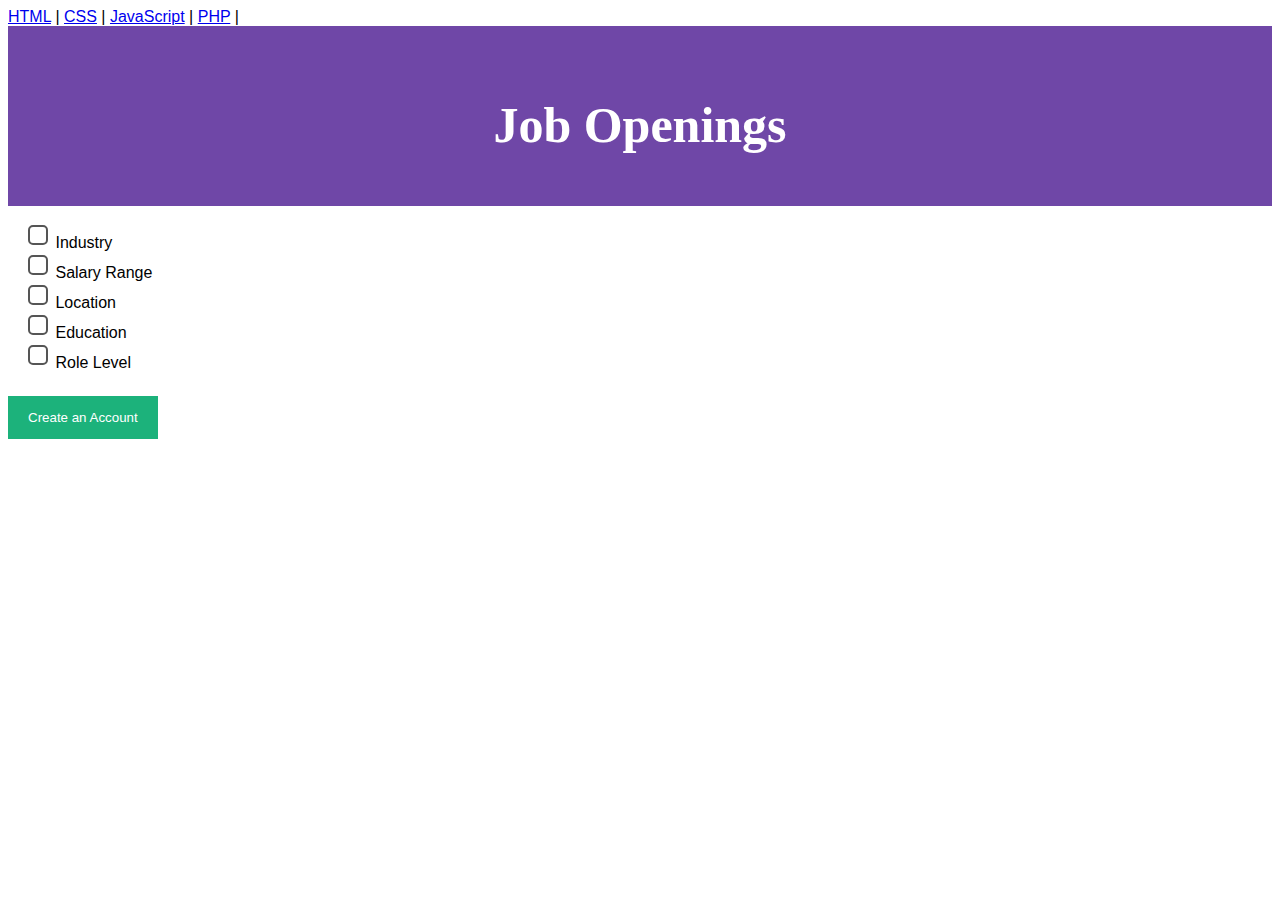
<file: index.html>
<!DOCTYPE html>
<html>
<head>
<title>Job Board</title>

<link rel="stylesheet" href="jobboard.css">

</head>
<body>


<nav>
    <a href="/learn-html.html">HTML</a> | 
    <a href="/learn-css.html">CSS</a> | 
    <a href="/learn-javascript.html">JavaScript</a> | 
    <a href="/learn-php.html">PHP</a> |
    </nav>


<h1 id='title'>Job Openings</h1>

<div class='container' id='filters'>
<input type="checkbox" id="filter1" name="filter1" value="Industry">
<label for="filter1">Industry   </label><br>

<input type="checkbox" id="filter2" name="filter2" value="Salary Range">
<label for="filter2">Salary Range</label><br>

<input type="checkbox" id="filter3" name="filter3" value="Industry">
<label for="filter3">Location</label><br>

<input type="checkbox" id="filter4" name="filter4" value="Industry">
<label for="filter4">Education</label><br>

<input type="checkbox" id="filter5" name="filter5" value="Role Level">
<label for="filter4">Role Level</label><br>

</div>


<button onclick="document.getElementById('id01').style.display='block'" style="width:auto;">Create an Account</button>

<div id="id01" class="modal">
  <span onclick="document.getElementById('id01').style.display='none'" class="close" title="Close Modal">&times;</span>
  <form class="modal-content">
    <!-- <div class="container"> -->
      
   <h1 style='padding: 16px;'>Sign Up</h1>
 
      <p style='padding: 16px;'>Please fill in this form to create an account.</p>
   
      <hr>

      <label for="email" style='padding: 16px;'><b>Email</b></label><br>
      <input type="text" style='margin-left: 16px; width: 80%;' placeholder="Enter Email" name="email" required><br>
   
      <label for="psw" style='padding: 16px;'><b>Password</b></label><br>
      <input type="password" style='margin-left: 16px; width: 80%;'  placeholder="Enter Password" name="psw" required><br>

      <label for="psw-repeat" style='padding: 16px;'><b>Repeat Password</b></label><br>
      <input type="password" style='margin-left: 16px; width: 80%;' placeholder="Repeat Password" name="psw-repeat" required><br>
      
      <label>
        <input type="checkbox" style='margin-left: 16px;' checked="checked" name="remember" style="margin-bottom:15px"> Remember me
      </label>

      <p style='padding: 16px;'>By creating an account you agree to our <a href="#" style="color:dodgerblue">Terms & Privacy</a>.</p>
     
      <div class="clearfix" >
        <button type="button" onclick="document.getElementById('id01').style.display='none'" class="cancelbtn">Cancel</button>
        <button type="submit" class="signupbtn">Sign Up</button>
      </div>
    <!-- </div> -->
  </form>
</div>
</body>
</html>
</file>
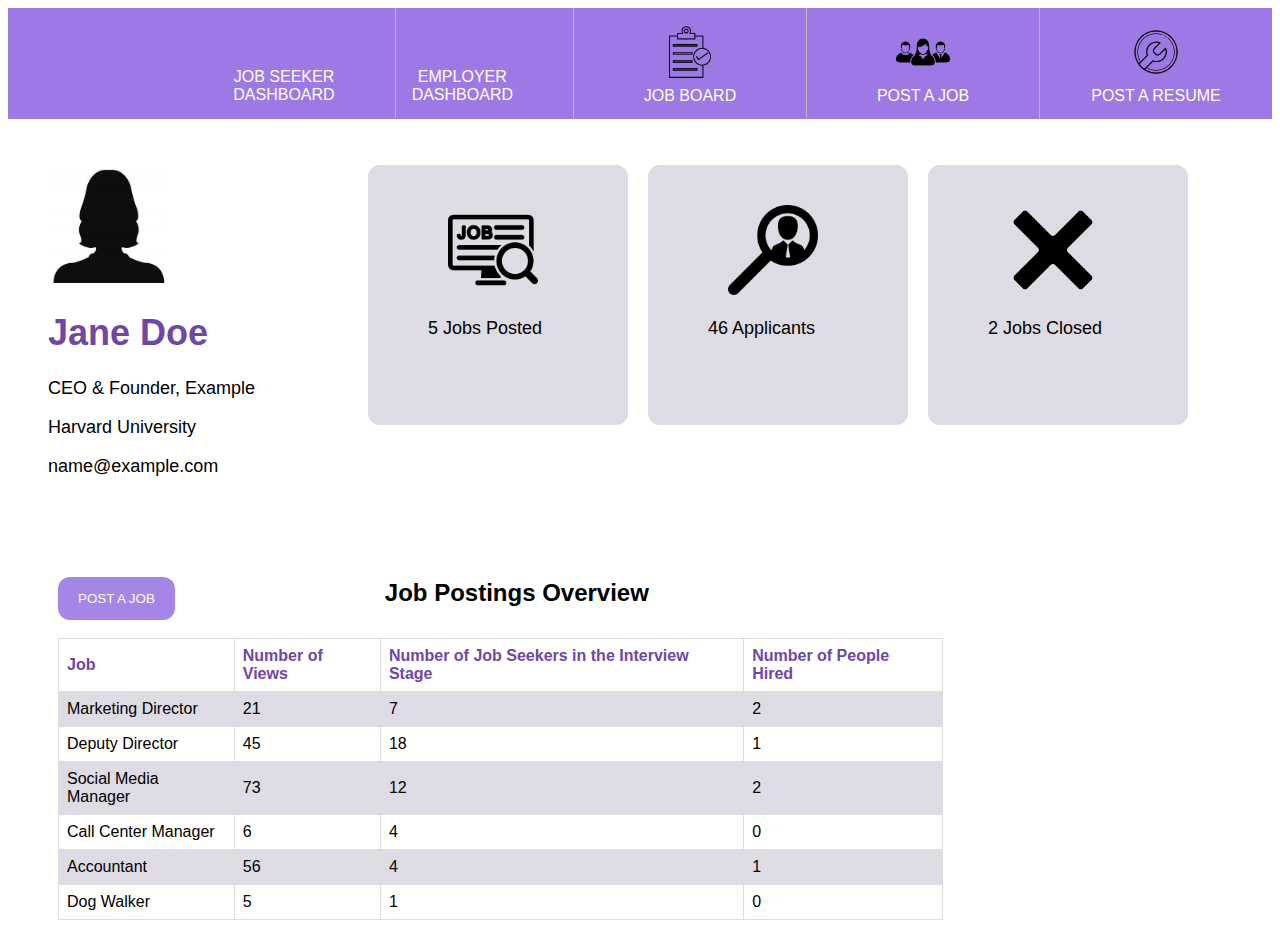
<file: employerdashboard.html>
<!DOCTYPE html>
<html>
<head>


<title>Employers</title>

<link rel="stylesheet" href="employerdashboard.css">

<script>
    function handleChange(checkbox) {
    if(checkbox.checked == true){
        document.getElementById("submit").setAttribute("disabled", "disabled");
        alert("Unfortunately, you do not currently qualify to post on our website, but email us and we’d love to share resources to help you along your journey.");
    }else{
        document.getElementById("submit").removeAttribute("disabled");
   }
}

</script>

</head>
<body>

  
  <ul>
    <li><a href="./jobseekers.html"><img src="image2.png" class='center' width=5px/>POST A RESUME</a></li>
    <li><a href="./employers.html"><img src="image3.jpeg" class='center' width=30px/>POST A JOB</a></li>
    <li><a class="navbar" href="jobboard.html" ><img src="image4.png" class='center' width=20px>JOB BOARD</a></li>
    <li><a class="navbar" href="employerdashboard.html" style='padding-top:60px; padding-right:60px;'>EMPLOYER <br>DASHBOARD</a></li>
    <li><a class="navbar" href="employerdashboard.html" style='padding-top:60px; padding-right:60px;'>JOB SEEKER <br>DASHBOARD</a></li>
  </ul>





  <br>
  <br>

  <div class="flex-container">
<div class="card" style='margin-left: 40px;'>
  <img src="./image18.png" alt="Jane" style="width:40%">
  <h1 style='color:#6f47a7' >Jane Doe</h1>
  <p class="title">CEO & Founder, Example</p> 
  <p>Harvard University</p>
  <p>name@example.com</p>
  
</div>

<div class="square"><div><img src='./image17.png' width="90" height="auto" style='margin-left: 80px; margin-top: 40px;'></div><div><p style='margin-left: 60px;'> 5 Jobs Posted</p></div></div>

<div class="square"><div><img src='./image19.png' width="90" height="auto" style='margin-left: 80px; margin-top: 40px;'></div><div><p style='margin-left: 60px;'> 46 Applicants</p></div></div>
<div class="square"><div><img src='./image20.png' width="90" height="auto" style='margin-left: 80px; margin-top: 40px;'></div><div><p style='margin-left: 60px;'> 2 Jobs Closed</p></div></div>

</div>


<br>
<br>
<br>
<div class="flex-container1">
  <div>
<button onclick="document.getElementById('id01').style.display='block'" style=" border-radius: 12px; width:auto; margin-left:40px;">POST A JOB</button>
</div>


<h2 style='margin-left: 200px;'>Job Postings Overview</h2>


</div>

<table style='margin-left: 50px; margin-right: 30px; width: 70%;'>
  <tr>
    <th style='color:#6f47a7'>Job</th>
    <th style='color:#6f47a7'>Number of Views</th>
    <th style='color:#6f47a7'>Number of Job Seekers in the Interview Stage</th>
    <th style='color:#6f47a7'>Number of People Hired</th>
  </tr>
  <tr style='background-color:#DEDBE4'>
    <td>Marketing Director</td>
    <td>21</td>
    <td>7</td>
    <td>2</td>
  </tr>
  <tr >
    <td>Deputy Director</td>
    <td>45</td>
    <td>18</td>
    <td>1</td>
  </tr>
  <tr style='background-color:#DEDBE4'>
    <td>Social Media Manager</td>
    <td>73</td>
    <td>12</td>
    <td>2</td>
  </tr>
  <tr>
    <td>Call Center Manager</td>
    <td>6</td>
    <td>4</td>
    <td>0</td>
  </tr>
  <tr style='background-color:#DEDBE4'>
    <td>Accountant</td>
    <td>56</td>
    <td>4</td>
    <td>1</td>
  </tr>
  <tr>
    <td>Dog Walker</td>
    <td>5</td>
    <td>1</td>
    <td>0</td>
  </tr>
</table>


<div id="id01" class="modal">
  <span onclick="document.getElementById('id01').style.display='none'" class="close" title="Close Modal">&times;</span>
  <form class="modal-content">
      
    <h1 style='text-align:center; color: #6f47a7;'>Post a Job</h1>

    <p style='text-align:center;'>Please fill out this form to post about your job opening.</p>

    <hr>
    <label style='padding: 16px; font-size: 25px; color: #9c79e4'><b>1) Job Upload</b></label><br><br><br>

    <label for="email" style='padding: 16px;'><b>Job Title (required)</b></label><br>
      <input type="text" style='margin-left: 16px; width: 60%;' placeholder="Enter job title" name="email" required><br><br>

      <label for="email" style='padding: 16px;'><b>Salary Range (required)</b></label><br><br>
      <label style='padding: 16px;'><b> (We believe in transparent hiring.
        All salaries and salary ranges are required to
        post a job on Black Remote She)</b></label><br>

      <input type="text" style='margin-left: 16px; width: 60%;' placeholder="Enter job title" name="email" required><br><br>
        
      <label style='padding: 16px;'><b>Benefits (Please check all that apply for this
        role)</b></label><br><br>
      <input type="checkbox" id="filter5" name="filter5" value="No" style='margin-left: 16px; padding:10px; margin-top: 16px;'>
        <label for="filter5" style='padding:16px;'><b>Health insurance</b></label><br><br>

        <input type="checkbox" id="filter5" name="filter5" value="No" style='margin-left: 16px; padding:10px; margin-top: 16px;'>
        <label for="filter5" style='padding:16px;'><b>Vision insurance</b></label><br><br>

        <input type="checkbox" id="filter5" name="filter5" value="No" style='margin-left: 16px; padding:10px; margin-top: 16px;'>
        <label for="filter5" style='padding:16px;'><b>Dental insurance</b></label><br><br>

        <input type="checkbox" id="filter5" name="filter5" value="No" style='margin-left: 16px; padding:10px; margin-top: 16px;'>
        <label for="filter5" style='padding:16px;'><b>Maternity leave</b></label><br><br>

        <input type="checkbox" id="filter5" name="filter5" value="No" style='margin-left: 16px; padding:10px; margin-top: 16px;'>
        <label for="filter5" style='padding:16px;'><b>Short term disability</b></label><br><br>

        <input type="checkbox" id="filter5" name="filter5" value="No" style='margin-left: 16px; padding:10px; margin-top: 16px;'>
        <label for="filter5" style='padding:16px;'><b>Long term disability</b></label><br><br>

        <input type="checkbox" id="filter5" name="filter5" value="No" style='margin-left: 16px; padding:10px; margin-top: 16px;'>
        <label for="filter5" style='padding:16px;'><b>Menstrual leave</b></label><br><br>

        <input type="checkbox" id="filter5" name="filter5" value="No" style='margin-left: 16px; padding:10px; margin-top: 16px;'>
        <label for="filter5" style='padding:16px;'><b>Vacation policy (10+ days)</b></label><br><br>

        <input type="checkbox" id="filter5" name="filter5" value="No" style='margin-left: 16px; padding:10px; margin-top: 16px;'>
        <label for="filter5" style='padding:16px;'><b>Vacation policy (less than 10 days)</b></label><br><br>

        <input type="checkbox" id="filter5" name="filter5" value="No" style='margin-left: 16px; padding:10px; margin-top: 16px;'>
        <label for="filter5" style='padding:16px;'><b>Vacation policy (unlimited)</b></label><br><br>

        <input type="checkbox" id="filter5" name="filter5" value="No" style='margin-left: 16px; padding:10px; margin-top: 16px;'>
        <label for="filter5" style='padding:16px;'><b>Professional growth stipend</b></label><br><br>

        <input type="checkbox" id="filter5" name="filter5" value="No" style='margin-left: 16px; padding:10px; margin-top: 16px;'>
        <label for="filter5" style='padding:16px;'><b>Cell phone reimbursement</b></label><br><br>

        <input type="checkbox" id="filter5" name="filter5" value="No" style='margin-left: 16px; padding:10px; margin-top: 16px;'>
        <label for="filter5" style='padding:16px;'><b>Technology equipment stipend</b></label><br><br>

        <input type="checkbox" id="filter5" name="filter5" value="No" style='margin-left: 16px; padding:10px; margin-top: 16px;'>
        <label for="filter5" style='padding:16px;'><b>Internet stipend</b></label><br><br>

        <input type="checkbox" id="filter5" name="filter5" value="No" style='margin-left: 16px; padding:10px; margin-top: 16px;'>
        <label for="filter5" style='padding:16px;'><b>Other: please specify</b></label><br><br>
        <input type='text' style='margin-left: 16px; width: 60%;'></input><br><br><br>

        <label style='padding: 16px;'><b>Please list any additional benefits or if you’d
            rather list them, please enter them below:</b></label><br><br>
        <input type='text' style='margin-left: 16px; width: 60%;'></input><br><br><br>

        <label style='padding: 16px;'><b>Location requirement (if any)</b></label><br><br>
        <input type='text' style='margin-left: 16px; width: 60%;'></input><br><br><br>

        <label style='padding: 16px;'><b>Deadline</b></label><br><br>
        <input style='padding: 12px; margin-left: 16px;' type="date" id="start" name="trip-start"
       value="2021-08-14"
       min="2021-08-14" max="2021-12-31">
       <br><br><br><br>

       <label style='padding: 16px;'><b>Qualifications to apply (please note if the
        qualifications listed on the application are
        flexible)</b></label><br><br>
        <textarea rows="10" cols="50" style='margin-left: 16px; width: 60%;' required></textarea><br><br>

        <label style='padding: 16px;'><b>Link to apply (required)</b></label><br><br>
        <input type='text' style='margin-left: 16px; width: 60%;' required></input><br><br><br>

      <div class="clearfix" >
        <!-- <button type="submit" class="signupbtn" id='submit'>Sign Up</button> -->
        <input type="submit" id="submit" class="signupbtn" disabled class="formbutton button-primary" value="Submit">
      </div>
      
      
  </form>
</div>
</body>
</html>
</file>
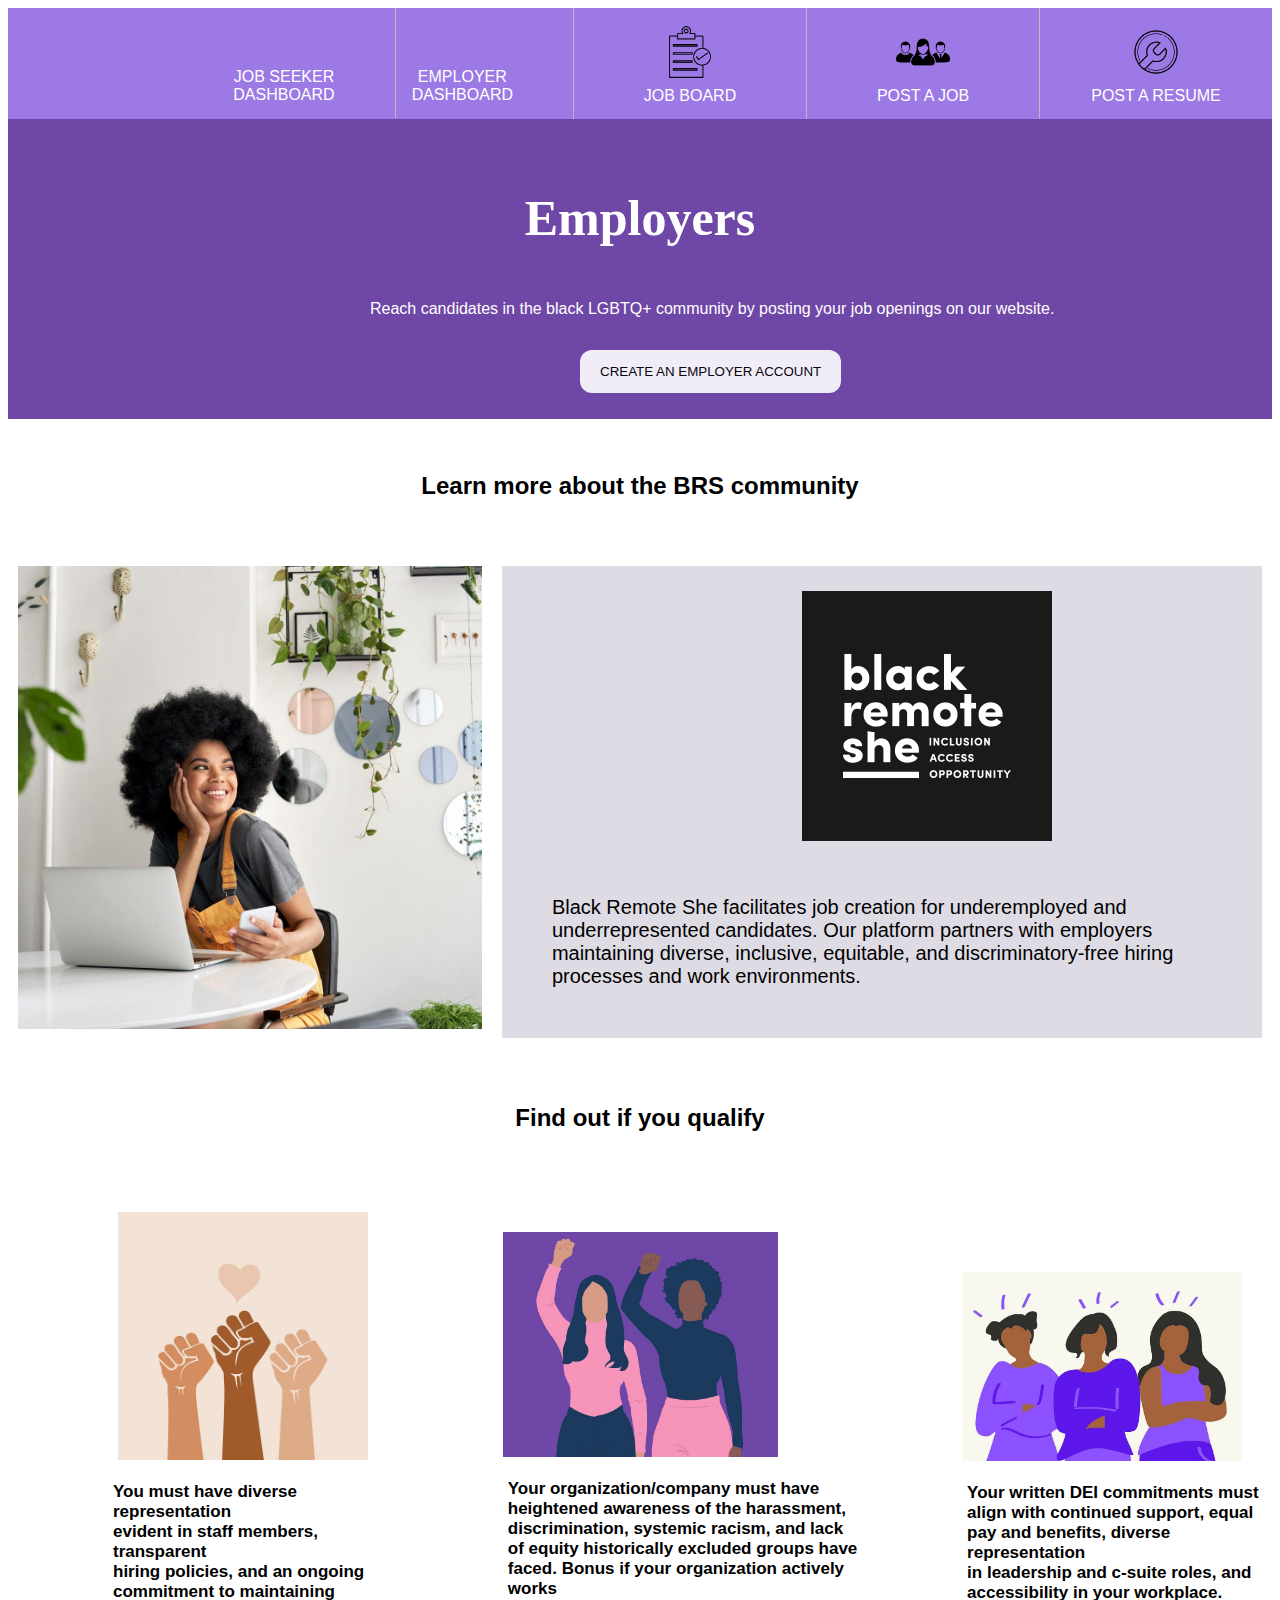
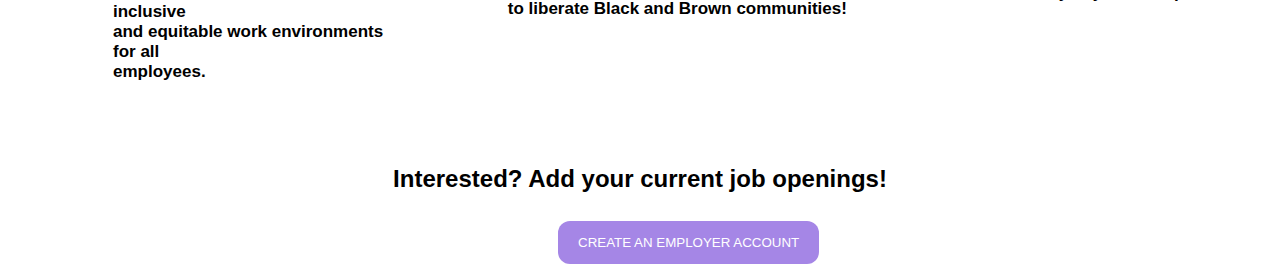
<file: employers.html>
<!DOCTYPE html>
<html>
<head>


<title>Employers</title>

<link rel="stylesheet" href="employers.css">

<script>
    function handleChange(checkbox) {
    if(checkbox.checked == true){
        document.getElementById("submit").setAttribute("disabled", "disabled");
        alert("Unfortunately, you do not currently qualify to post on our website, but email us and we’d love to share resources to help you along your journey.");
    }else{
        document.getElementById("submit").removeAttribute("disabled");
   }
}

</script>

</head>
<body>

  
  <ul>
    <li><a href="./jobseekers.html"><img src="image2.png" class='center' width=5px/>POST A RESUME</a></li>
    <li><a href="./employers.html"><img src="image3.jpeg" class='center' width=30px/>POST A JOB</a></li>
    <li><a class="navbar" href="jobboard.html" ><img src="image4.png" class='center' width=20px>JOB BOARD</a></li>
    <li><a class="navbar" href="employerdashboard.html" style='padding-top:60px; padding-right:60px;'>EMPLOYER <br>DASHBOARD</a></li>
    <li><a class="navbar" href="employerdashboard.html" style='padding-top:60px; padding-right:60px;'>JOB SEEKER <br>DASHBOARD</a></li>
  </ul>


  <div>
  <h1 id='title' style='position: relative;'>Employers</h1>
  <p style="width:auto; color: white; margin-top: 0px; position: absolute; top: 300px; left: 370px;">Reach candidates in the black LGBTQ+ community by posting your job openings on our website.</p>
    <div>
  <button onclick="document.getElementById('id01').style.display='block'" style="border-radius: 12px; width:auto; background-color: white; color: black; margin-top: 0px; position: absolute; top: 350px; left: 580px;">CREATE AN EMPLOYER ACCOUNT</button></button>
    </div>
  </div>

  <br>
  <h2 style='text-align:center; margin-top: 35px'>Learn more about the BRS community</h2>

  <br>
  <br>

  <div class="flex-container">
    <div><img src='./image7.png' style=' width: 100%; height: auto; margin: 0px'></div>
    <div style='background-color: #DEDBE4; width: 140%; '><img src='./image6.png' width='250' height='auto' style='margin-left: 300px; margin-top: 25px'><p style='margin: 50px; font-size: 20px;'>Black Remote She facilitates job creation for underemployed and underrepresented
        candidates. Our platform partners with employers maintaining diverse, inclusive,
        equitable, and discriminatory-free hiring processes and work environments.</p></div>

  </div>

  <br>
  <br>

  <h2 style='text-align:center;'>Find out if you qualify</h2>

  <div class="flex-container2">
    <div>
  <img src='./image8.png' width=250 height= auto style='margin-left: 100px; margin-top: 50px'>
  
  <p style='margin-left: 95px; font-size: 17px'><b>You must have diverse representation <br> evident in staff members, transparent <br> hiring policies, and an ongoing <br> commitment to maintaining inclusive <br> and equitable work environments for all<br> employees.</b></p>
</div>

<div>
  <img src='./image10.png' width=275 height= auto style='margin-left: 80px; margin-top: 70px'>
  <p style='margin-left: 85px; font-size: 17px'><b>Your organization/company must have <br>heightened awareness of the harassment,<br> discrimination, systemic racism, and lack <br> of equity historically excluded groups have <br> faced. Bonus if your organization actively works <br>to liberate Black and Brown communities!</b></p>
</div>


  <div>
    <img src='./image11.png' width=280 height= auto style='margin-left: 80px; margin-top: 110px'>
    <p style='margin-left: 85px; font-size: 17px'><b>Your written DEI commitments must <br>align with continued support, equal <br>pay and benefits, diverse representation <br> in leadership and c-suite roles, and <br>accessibility in your workplace. </b></p>
  </div>

</div>

<br>
<br>


<h2 style='text-align:center;'>Interested? Add your current job openings!</h2>
  <div>
<button onclick="document.getElementById('id01').style.display='block'" style=" border-radius: 12px; width:auto; margin-left:550px;">CREATE AN EMPLOYER ACCOUNT</button>
</div>
<div id="id01" class="modal">
  <span onclick="document.getElementById('id01').style.display='none'" class="close" title="Close Modal">&times;</span>
  <form class="modal-content">
      
   <h1 style='text-align:center; color: #6f47a7;'>Create Your Profile</h1>
 
      <p style='text-align:center;'>Please fill out this form to create an employer account.</p>
   
      <hr>

      <label style='padding: 35px; font-size: 25px; color: #9c79e4'><b>1) Company Information</b></label><br><br><br>

      <label for="email" style='padding: 35px;'><b>Company Name (required)</b></label><br>
      <input type="text" style='margin-left: 35px; width: 60%;' placeholder="Company Name" name="email" required><br>
   
      <label for="psw" style='padding: 35px;'><b>Username with email address (required)</b></label><br>
      <input type="password" style='margin-left: 35px; width: 60%;'  placeholder="janedoe@example.com" name="psw" required><br>

      <label for="psw-repeat" style='padding: 35px;'><b>Password (required)</b></label><br>
      <input type="password" style='margin-left: 35px; width: 60%;' placeholder="Password" name="psw-repeat" required><br>
      
      <label for="psw-repeat" style='padding: 35px;'><b>Account holder position at company</b></label><br>
      <input type="password" style='margin-left: 35px; width: 60%;' placeholder="ex: Chief" name="psw-repeat" required><br>

      <label for="psw-repeat" style='padding: 35px;'><b>First Name</b></label><br>
      <input type="password" style='margin-left: 35px; width: 60%;' placeholder="Jane" name="psw-repeat" required><br>

      <label for="psw-repeat" style='padding: 35px;'><b>Last Name</b></label><br>
      <input type="password" style='margin-left: 35px; width: 60%;' placeholder="Doe" name="psw-repeat" required><br>

      <label for="psw-repeat" style='padding: 35px;'><b>Company Title</b></label><br>
      <input type="password" style='margin-left: 35px; width: 60%;' placeholder="title" name="psw-repeat" required><br>

      <label for="psw-repeat" style='padding: 35px;'><b>Company Website</b></label><br>
      <input type="password" style='margin-left: 35px; width: 60%;' placeholder=".com" name="psw-repeat" required><br>

      <label for="psw-repeat" style='padding: 35px;'><b>Company logo upload</b></label><br><br>
      <input type="file" id="myFile" name="filename" style='margin-left: 35px;'><br><br><br>

      <label for="psw-repeat" style='padding: 35px;'><b>Company description</b></label><br><br>
      <textarea rows="8" cols="50" style='margin-left: 35px; width: 60%;'></textarea><br><br>

      <label for="psw-repeat" style='padding: 35px;'><b>Company address</b></label><br>
      <input type='text' style='margin-left: 35px; width: 60%;' placeholder="56 Lakewood Ave"></input><br><br><br>
     
      <label style='padding: 35px; font-size: 25px; color: #9c79e4'><b>2) Questionnaire</b></label><br><br><br>

      <label for="psw-repeat" style='padding: 35px;'><b>How does your company or organization
        adhere to a discriminatory-free hiring
        process? (required)</b></label><br><br>
      <textarea rows="10" cols="50" style='margin-left: 35px; width: 60%;' required></textarea><br><br>

      <label for="psw-repeat" style='padding: 35px;'><b>How does your company or organization
        adhere to a discriminatory-free work
        environment? (required)</b></label><br><br>
      <textarea rows="10" cols="50" style='margin-left: 35px; width: 60%;' required></textarea><br><br><br>

      <label style='padding: 35px;'><b>Have you been reported or lost an employee
        due to discriminatory hiring practices or work
        culture? (required)</b></label><br><br>

        
        <input type="checkbox" id="filter5" name="filter5" value="No" style='margin-left: 35px; padding:10px; margin-top: 16px;'>
        <label for="filter5" style='padding:35px;'><b>No</b></label><br><br>


        <input type="checkbox" id="yes1" name="filter5" value="yes1" style='margin-left: 35px; padding:10px; margin-top: 16px;'>
        <label for="yes1" style='padding:35px;'><b>Yes, but we have since implemented
            policies, leadership adjustments, and
            full review of DEI practices.</b></label><br> <br>
        
            <label for="yes1" style='padding:75px;'><b>If you check this option, please include policy changes,
                proof of change in leadership, and any</b></label><br> <br>
            

            <label for="yes1" style='padding:65px;'><b>other documentation
                proving there are ongoing
                policies, trainings, and
                reparations in place.</b></label><br> <br>
        <input type="file" id="myFile" name="filename" style='margin-left: 65px;'><br><br><br>
        <textarea rows="5" cols="50" style='margin-left: 65px; width: 60%;' required></textarea><br><br><br>

        <input type="checkbox" onchange='handleChange(this);' id="yes1" name="filter5" value="yes1" style='margin-left: 35px; padding:10px; margin-top: 16px;'>
        <label for="yes1" style='padding:35px;'><b>Yes and we want to do better, but are
            unsure of next steps.</b></label><br> <br><br><br>
            
       
            <label style='padding: 35px; font-size: 25px; color: #9c79e4'><b>3) Payment</b></label><br><br><br>
     
            <TABLE style='margin-left:60px' border="1"
          summary="This table gives some statistics about fruit
                   flies: average height and weight, and percentage
                   with red eyes (for both males and females).">
            <CAPTION><EM>Payment Subscriptions</EM></CAPTION>
            <TR><TH rowspan="2">

            <!-- <TH rowspan="2">Red<BR>eyes -->
            <TR><TH> Silver Subscription <TH>Gold Subscription<TH>Platinum Beta Group
            <TR><TH>Job Postings<TD>A La Carte<TD>A La Carte<TD>Unlimited
            <TR><TH>Price (Per job)<TD>$150<TD>$200<TD>$2000 (16% off Gold)
            <TR><TH>Social Media Promotion<TD>NO<TD>NO<TD>YES
            <TR><TH>Newsletter Feature<TD>NO<TD>NO<TD>YES
            <TR><TH>Special Features<TD>Post entry and mid-level roles<TD>Post executive-level roles<TD>Post unlimited job openings
            </TABLE>
            <br> <br><br> <br>

            <label for="yes1" style='padding:35px;'><b>Pick a payment option</b></label><br> <br>
            <input type="checkbox" id="yes1" name="filter5" value="yes1" style='margin-left: 35px; padding:10px; margin-top: 16px;'>
        <label for="yes1" style='padding:35px;'><b>Silver Subscription</b></label><br> <br>
        <input type="checkbox" id="yes1" name="filter5" value="yes1" style='margin-left: 35px; padding:10px; margin-top: 16px;'>
        <label for="yes1" style='padding:35px;'><b>Gold Subscription</b></label><br> <br>
        <input type="checkbox" id="yes1" name="filter5" value="yes1" style='margin-left: 35px; padding:10px; margin-top: 16px;'>
        <label for="yes1" style='padding:35px;'><b>Platinum Beta Group</b></label><br> <br>
        
        <br> <br>
      <div class="clearfix" >
        <!-- <button type="submit" class="signupbtn" id='submit'>Sign Up</button> -->
        <input type="submit" id="submit" class="signupbtn" disabled class="formbutton button-primary" value="Submit">
      </div>
 
  </form>
</div>
</body>
</html>
</file>
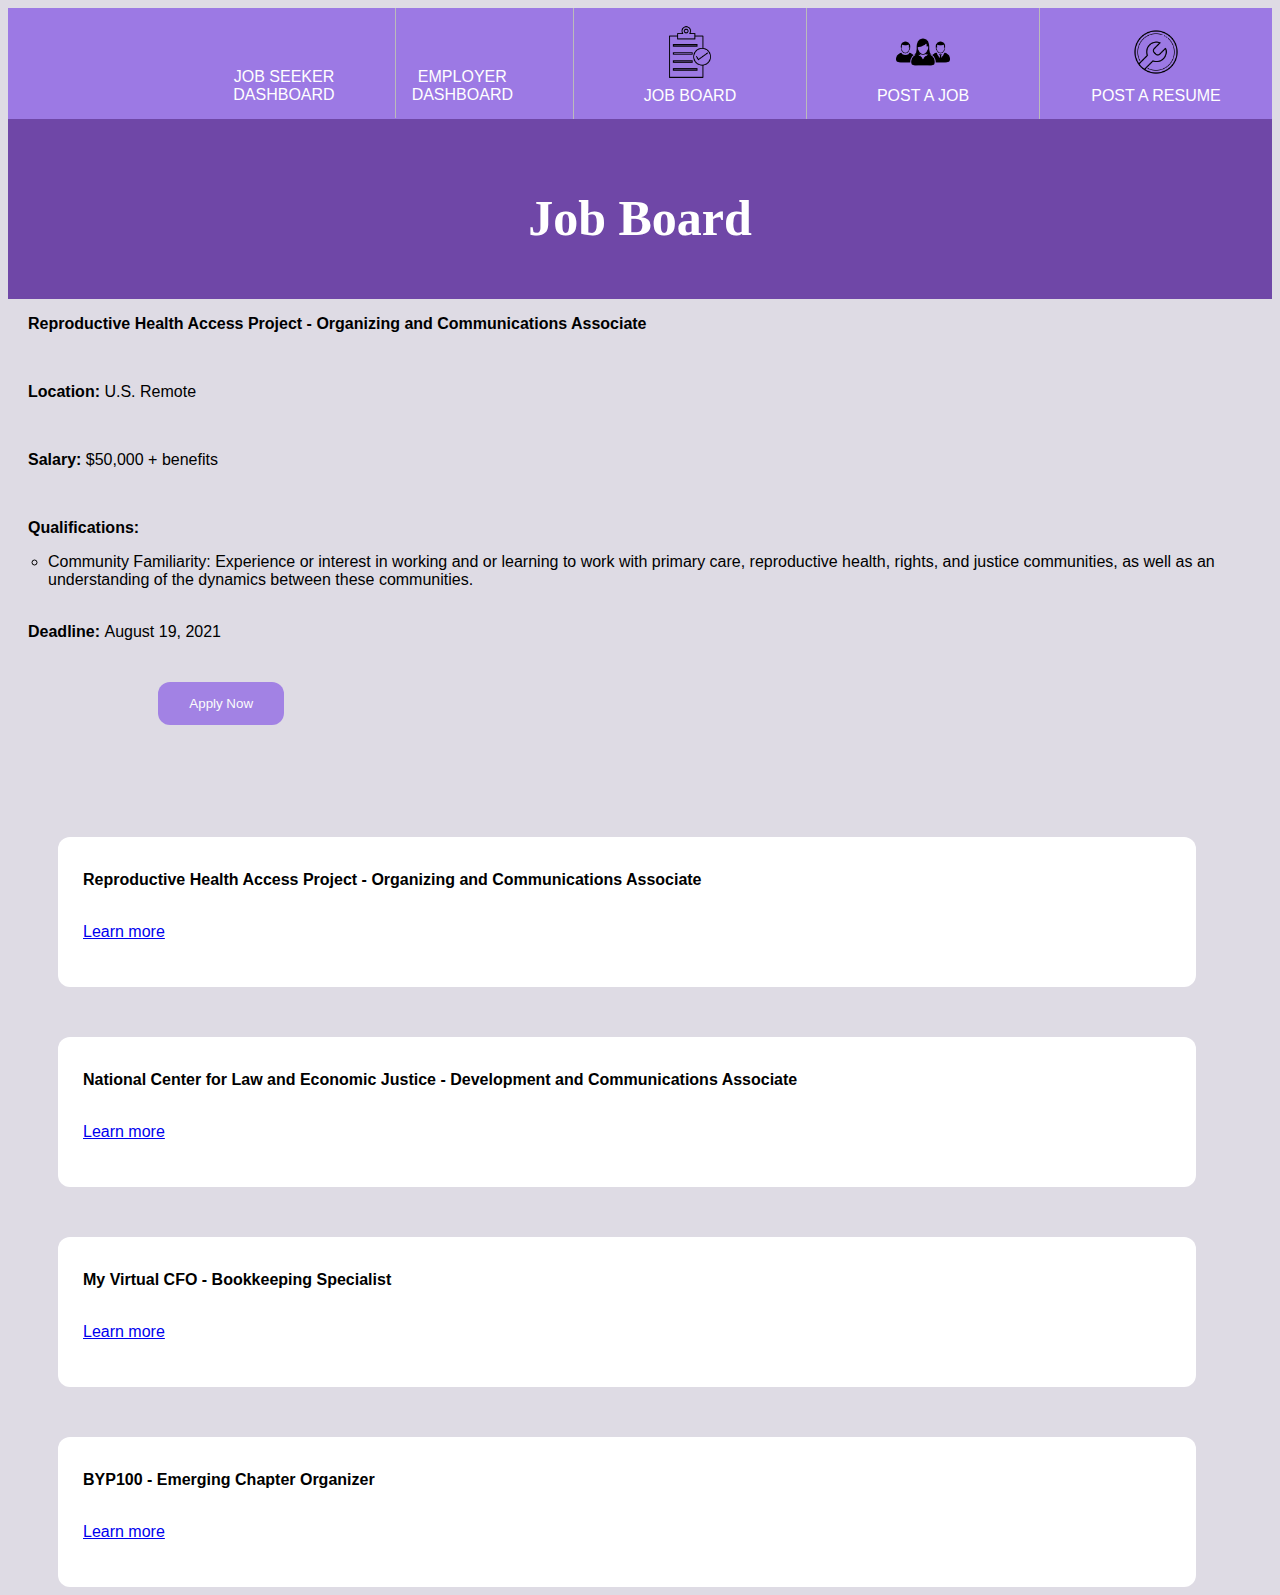
<file: job1.html>
<!DOCTYPE html>
<html>
<head>


<title>Job Board</title>

<link rel="stylesheet" href="jobboard.css">

</head>
<body style='background: #DEDBE4 '>

  
  <ul class='ul'>
    <li><a href="./jobseekers.html"><img src="image2.png" class='center' width=5px/>POST A RESUME</a></li>
    <li><a href="./employers.html"><img src="image3.jpeg" class='center' width=30px/>POST A JOB</a></li>
    <li><a class="navbar" href="jobboard.html" ><img src="image4.png" class='center' width=20px>JOB BOARD</a></li>
    <li><a class="navbar" href="employerdashboard.html" style='padding-top:60px; padding-right:60px;'>EMPLOYER <br>DASHBOARD</a></li>
    <li><a class="navbar" href="employerdashboard.html" style='padding-top:60px; padding-right:60px;'>JOB SEEKER <br>DASHBOARD</a></li>
    
  </ul>



  <h1 id='title'>Job Board</h1>

  <p style='margin-left: 20px;'><b>Reproductive Health Access Project - Organizing and Communications Associate</b></p><br> 
  <p style='margin-left: 20px;'><b>Location: </b>U.S. Remote</p><br> 
  <p style='margin-left: 20px;'><b>Salary: </b>$50,000 + benefits</p><br> 
  <p style='margin-left: 20px;'><b>Qualifications: </b> </p>

 <ol style='background-color: #DEDBE4; list-style-type: circle;'>
     <li>Community Familiarity: Experience or interest in working and or learning to work with primary care, reproductive health, rights, and justice communities, as well as an understanding of the dynamics between these communities.</li>

 </ol>

<br> <br> <br> 
 <p style='margin-left: 20px;'><b>Deadline: </b> August 19, 2021</p>

 <button onclick="document.getElementById('id01').style.display='block'" style=" margin-top: 25px; margin-left: 150px; width:10%; background-color: #9c79e4; color: white; border-radius: 12px;">Apply Now</button>
<br><br><br><br>


<div class="rectangle" style='margin-top: 50px; width: 90%; margin-left: 50px;'>
    <br>
    <p style='margin-left:25px;'><b>Reproductive Health Access Project - Organizing and Communications Associate</b></p>
    <br>
    <a style='margin-left:25px;' href="./job1.html">Learn more</a>
  </div>
  <div class="rectangle" style='margin-top: 50px; width: 90%; margin-left: 50px;'>
    <br>
    <p style='margin-left:25px;'><b>National Center for Law and Economic Justice - Development and Communications Associate</b></p>
    <br>
    <a style='margin-left:25px;' href="./job2.html">Learn more</a>
  </div>
  <div class="rectangle" style='margin-top: 50px; width: 90%; margin-left: 50px;'>
    <br>
    <p style='margin-left:25px;'><b>My Virtual CFO - Bookkeeping Specialist</b></p>
    <br>
    <a style='margin-left:25px;' href="./job3.html">Learn more</a>
  </div>
  <div class="rectangle" style='margin-top: 50px; width: 90%; margin-left: 50px;'>
    <br>
    <p style='margin-left:25px;'><b>BYP100 - Emerging Chapter Organizer</b></p>
    <br>
    <a style='margin-left:25px;' href="./job4.html">Learn more</a>
  </div>
</body>
</html>
</file>
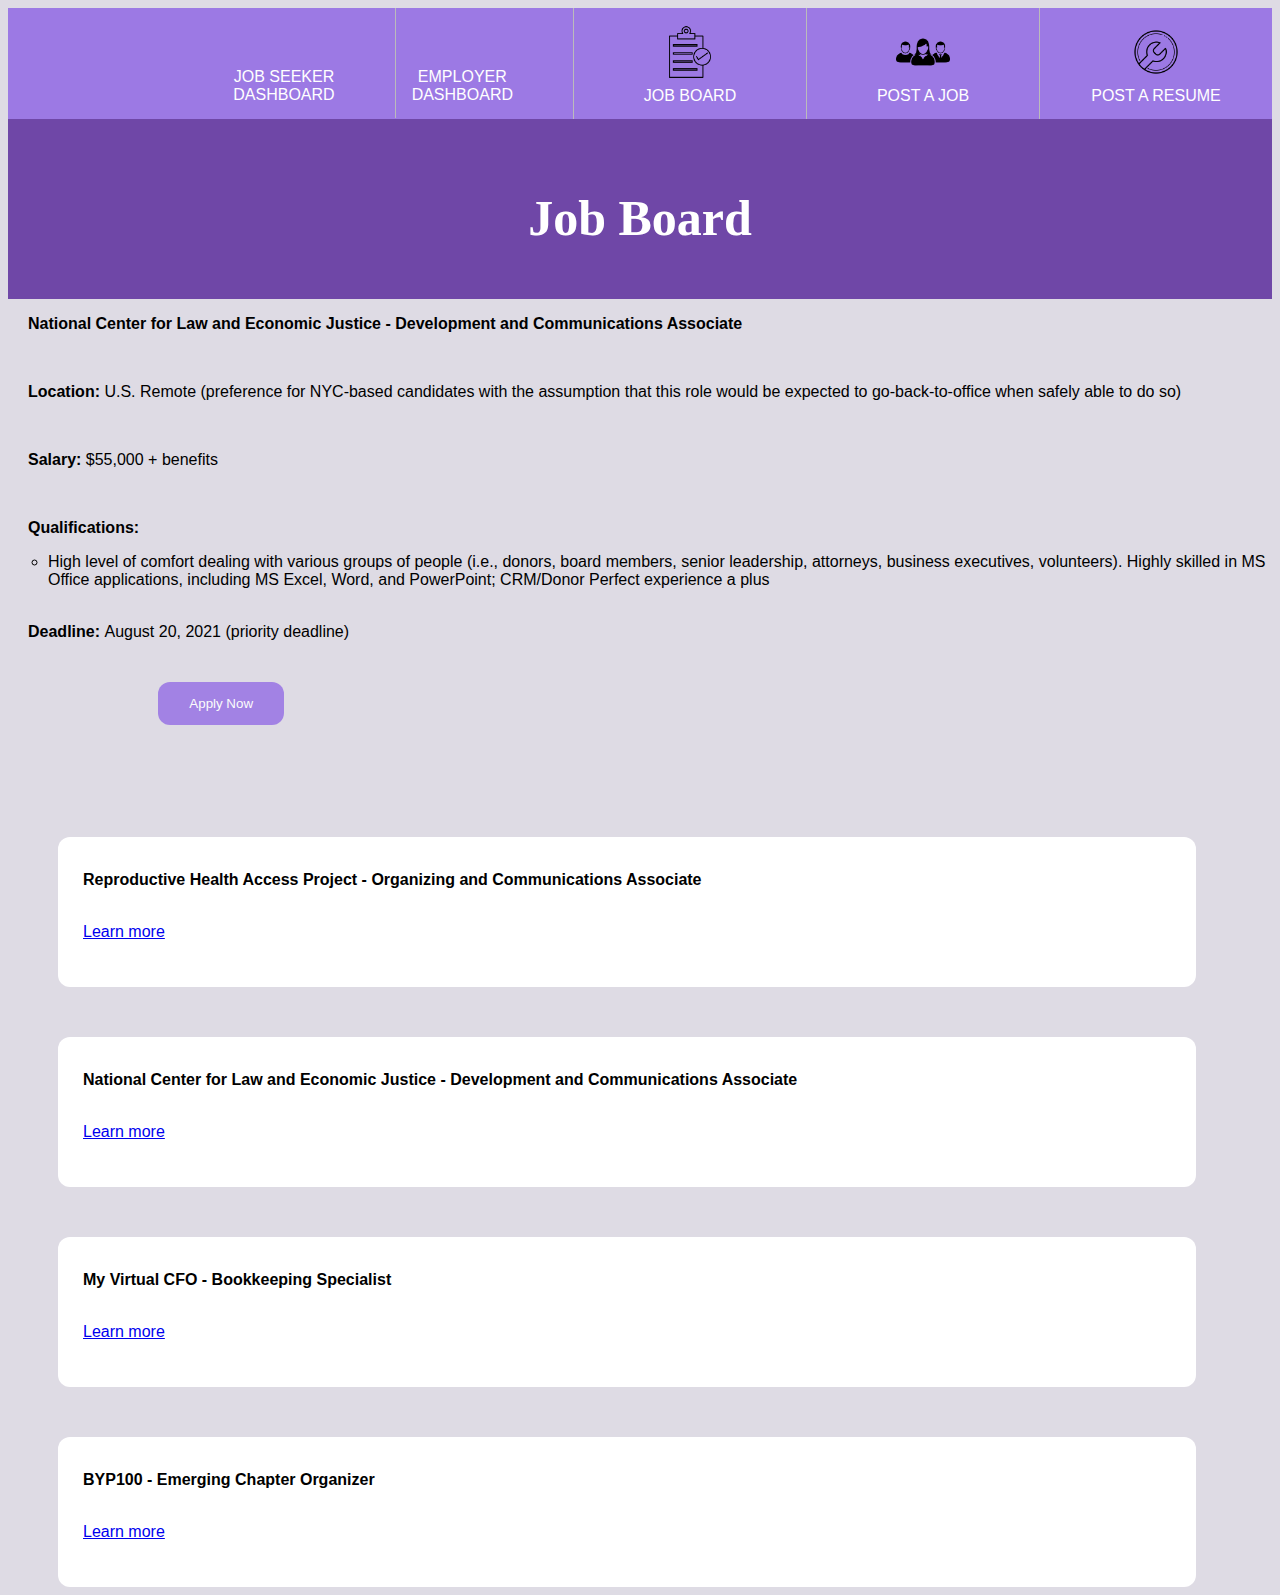
<file: job2.html>
<!DOCTYPE html>
<html>
<head>


<title>Job Board</title>

<link rel="stylesheet" href="jobboard.css">

</head>
<body style='background: #DEDBE4 '>

  
  <ul class='ul'>
    <li><a href="./jobseekers.html"><img src="image2.png" class='center' width=5px/>POST A RESUME</a></li>
    <li><a href="./employers.html"><img src="image3.jpeg" class='center' width=30px/>POST A JOB</a></li>
    <li><a class="navbar" href="jobboard.html" ><img src="image4.png" class='center' width=20px>JOB BOARD</a></li>
    <li><a class="navbar" href="employerdashboard.html" style='padding-top:60px; padding-right:60px;'>EMPLOYER <br>DASHBOARD</a></li>
    <li><a class="navbar" href="employerdashboard.html" style='padding-top:60px; padding-right:60px;'>JOB SEEKER <br>DASHBOARD</a></li>
    
  </ul>



  <h1 id='title'>Job Board</h1>

  <p style='margin-left: 20px;'><b>National Center for Law and Economic Justice - Development and Communications Associate</b></p><br> 
  <p style='margin-left: 20px;'><b>Location: </b>U.S. Remote (preference for NYC-based candidates with the assumption that this role would be expected to go-back-to-office when safely able to do so)</p><br> 
  <p style='margin-left: 20px;'><b>Salary: </b>$55,000 + benefits</p><br> 
  <p style='margin-left: 20px;'><b>Qualifications:  </p></b>

 <ol style='background-color: #DEDBE4 ;list-style-type: circle;' >
     <li>High level of comfort dealing with various groups of people (i.e., donors, board members, senior leadership, attorneys, business executives, volunteers). Highly skilled in MS Office applications, including MS Excel, Word, and PowerPoint; CRM/Donor Perfect experience a plus</li>

 </ol>

<br> <br> <br> 
 <p style='margin-left: 20px;'><b>Deadline: </b> August 20, 2021 (priority deadline)</p>

 <button onclick="document.getElementById('id01').style.display='block'" style=" margin-top: 25px; margin-left: 150px; width:10%; background-color: #9c79e4; color: white; border-radius: 12px;">Apply Now</button>
<br><br><br><br>


<div class="rectangle" style='margin-top: 50px; width: 90%; margin-left: 50px;'>
    <br>
    <p style='margin-left:25px;'><b>Reproductive Health Access Project - Organizing and Communications Associate</b></p>
    <br>
    <a style='margin-left:25px;' href="./job1.html">Learn more</a>
  </div>
  <div class="rectangle" style='margin-top: 50px; width: 90%; margin-left: 50px;'>
    <br>
    <p style='margin-left:25px;'><b>National Center for Law and Economic Justice - Development and Communications Associate</b></p>
    <br>
    <a style='margin-left:25px;' href="./job2.html">Learn more</a>
  </div>
  <div class="rectangle" style='margin-top: 50px; width: 90%; margin-left: 50px;'>
    <br>
    <p style='margin-left:25px;'><b>My Virtual CFO - Bookkeeping Specialist</b></p>
    <br>
    <a style='margin-left:25px;' href="./job3.html">Learn more</a>
  </div>
  <div class="rectangle" style='margin-top: 50px; width: 90%; margin-left: 50px;'>
    <br>
    <p style='margin-left:25px;'><b>BYP100 - Emerging Chapter Organizer</b></p>
    <br>
    <a style='margin-left:25px;' href="./job4.html">Learn more</a>
  </div>
</body>
</html>
</file>
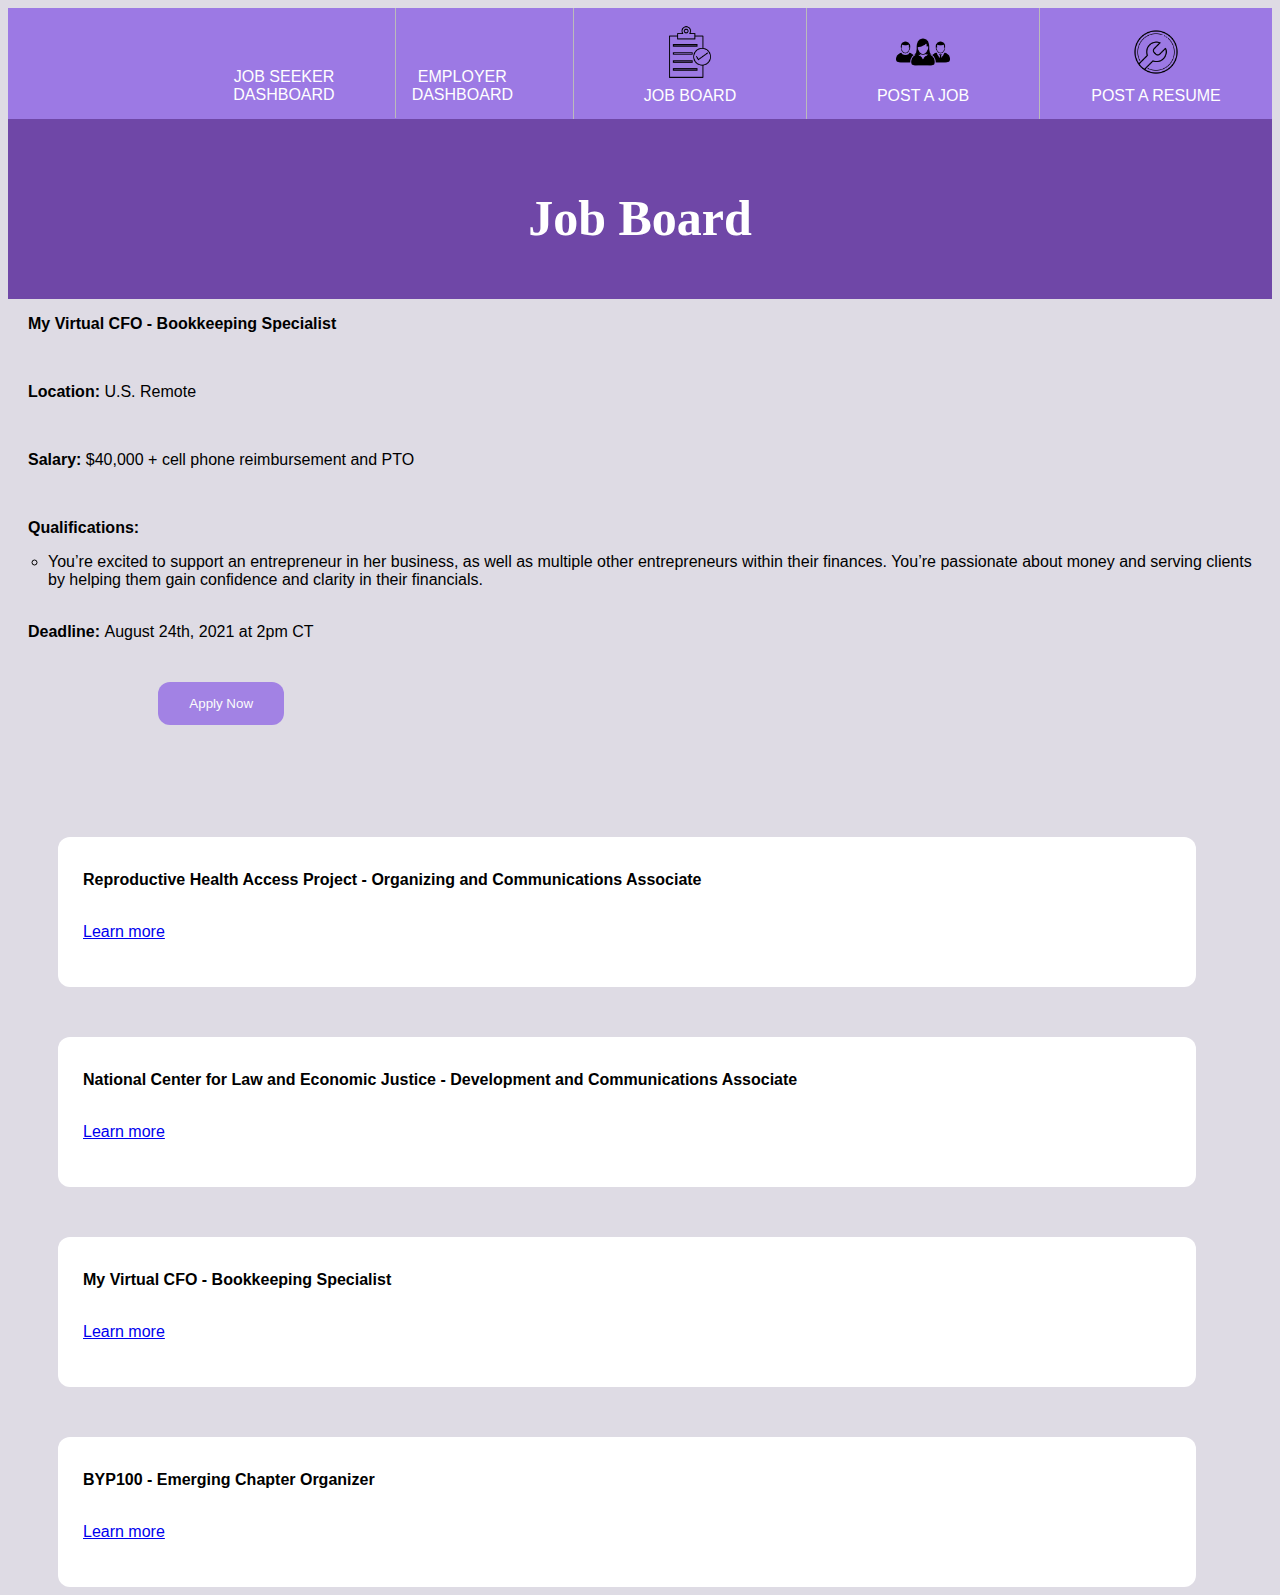
<file: job3.html>
<!DOCTYPE html>
<html>
<head>


<title>Job Board</title>

<link rel="stylesheet" href="jobboard.css">

</head>
<body style='background: #DEDBE4 '>

  
  <ul class='ul'>
    <li><a href="./jobseekers.html"><img src="image2.png" class='center' width=5px/>POST A RESUME</a></li>
    <li><a href="./employers.html"><img src="image3.jpeg" class='center' width=30px/>POST A JOB</a></li>
    <li><a class="navbar" href="jobboard.html" ><img src="image4.png" class='center' width=20px>JOB BOARD</a></li>
    <li><a class="navbar" href="employerdashboard.html" style='padding-top:60px; padding-right:60px;'>EMPLOYER <br>DASHBOARD</a></li>
    <li><a class="navbar" href="employerdashboard.html" style='padding-top:60px; padding-right:60px;'>JOB SEEKER <br>DASHBOARD</a></li>
    
  </ul>



  <h1 id='title'>Job Board</h1>

  <p style='margin-left: 20px;'><b>My Virtual CFO - Bookkeeping Specialist</b></p><br> 
  <p style='margin-left: 20px;'><b>Location: </b>U.S. Remote</p><br> 
  <p style='margin-left: 20px;'><b>Salary: </b>$40,000 + cell phone reimbursement and PTO</p><br> 
  <p style='margin-left: 20px;'><b>Qualifications:  </p></b>

 <ol style='background-color: #DEDBE4; list-style-type: circle;' >
     <li>You’re excited to support an entrepreneur in her business, as well as multiple other entrepreneurs within their finances. You’re passionate about money and serving clients by helping them gain confidence and clarity in their financials.</li>

 </ol>

<br> <br> <br> 
 <p style='margin-left: 20px;'><b>Deadline: </b> August 24th, 2021 at 2pm CT</p>

 <button onclick="document.getElementById('id01').style.display='block'" style=" margin-top: 25px; margin-left: 150px; width:10%; background-color: #9c79e4; color: white; border-radius: 12px;">Apply Now</button>
<br><br><br><br>


<div class="rectangle" style='margin-top: 50px; width: 90%; margin-left: 50px;'>
    <br>
    <p style='margin-left:25px;'><b>Reproductive Health Access Project - Organizing and Communications Associate</b></p>
    <br>
    <a style='margin-left:25px;' href="./job1.html">Learn more</a>
  </div>
  <div class="rectangle" style='margin-top: 50px; width: 90%; margin-left: 50px;'>
    <br>
    <p style='margin-left:25px;'><b>National Center for Law and Economic Justice - Development and Communications Associate</b></p>
    <br>
    <a style='margin-left:25px;' href="./job2.html">Learn more</a>
  </div>
  <div class="rectangle" style='margin-top: 50px; width: 90%; margin-left: 50px;'>
    <br>
    <p style='margin-left:25px;'><b>My Virtual CFO - Bookkeeping Specialist</b></p>
    <br>
    <a style='margin-left:25px;' href="./job3.html">Learn more</a>
  </div>
  <div class="rectangle" style='margin-top: 50px; width: 90%; margin-left: 50px;'>
    <br>
    <p style='margin-left:25px;'><b>BYP100 - Emerging Chapter Organizer</b></p>
    <br>
    <a style='margin-left:25px;' href="./job4.html">Learn more</a>
  </div>
</body>
</html>
</file>
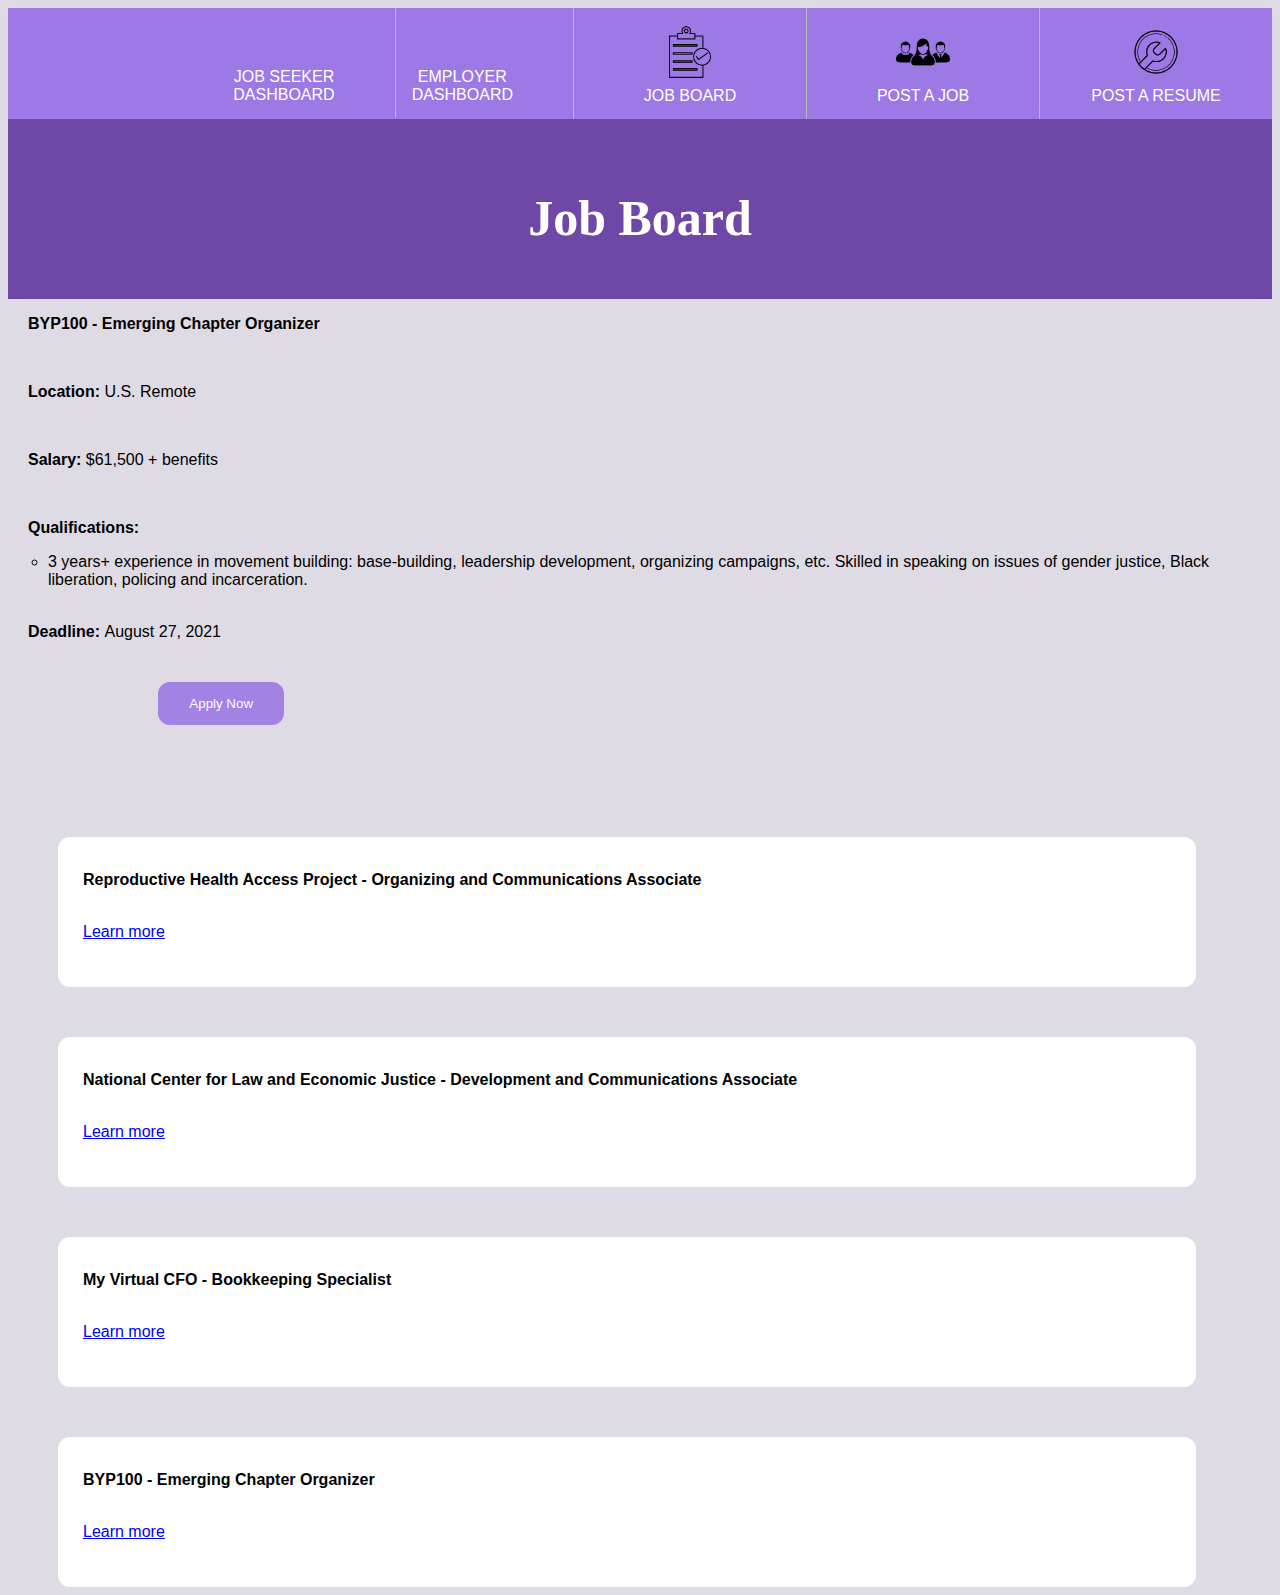
<file: job4.html>
<!DOCTYPE html>
<html>
<head>


<title>Job Board</title>

<link rel="stylesheet" href="jobboard.css">

</head>
<body style='background: #DEDBE4 '>

  
  <ul class='ul'>
    <li><a href="./jobseekers.html"><img src="image2.png" class='center' width=5px/>POST A RESUME</a></li>
    <li><a href="./employers.html"><img src="image3.jpeg" class='center' width=30px/>POST A JOB</a></li>
    <li><a class="navbar" href="jobboard.html" ><img src="image4.png" class='center' width=20px>JOB BOARD</a></li>
    <li><a class="navbar" href="employerdashboard.html" style='padding-top:60px; padding-right:60px;'>EMPLOYER <br>DASHBOARD</a></li>
    <li><a class="navbar" href="employerdashboard.html" style='padding-top:60px; padding-right:60px;'>JOB SEEKER <br>DASHBOARD</a></li>
    
  </ul>



  <h1 id='title'>Job Board</h1>

  <p style='margin-left: 20px;'><b>BYP100 - Emerging Chapter Organizer</b></p><br> 
  <p style='margin-left: 20px;'><b>Location: </b>U.S. Remote</p><br> 
  <p style='margin-left: 20px;'><b>Salary: </b>$61,500 + benefits</p><br> 
  <p style='margin-left: 20px;'><b>Qualifications:  </p></b>

 <ol style='background-color: #DEDBE4; list-style-type: circle;' >
     <li>3 years+ experience in movement building: base-building, leadership development, organizing campaigns, etc. Skilled in speaking on issues of gender justice, Black liberation, policing and incarceration.</li>

 </ol>

<br> <br> <br> 
 <p style='margin-left: 20px;'><b>Deadline: </b> August 27, 2021</p>

 <button onclick="document.getElementById('id01').style.display='block'" style=" margin-top: 25px; margin-left: 150px; width:10%; background-color: #9c79e4; color: white; border-radius: 12px;">Apply Now</button>
<br><br><br><br>


<div class="rectangle" style='margin-top: 50px; width: 90%; margin-left: 50px;'>
    <br>
    <p style='margin-left:25px;'><b>Reproductive Health Access Project - Organizing and Communications Associate</b></p>
    <br>
    <a style='margin-left:25px;' href="./job1.html">Learn more</a>
  </div>
  <div class="rectangle" style='margin-top: 50px; width: 90%; margin-left: 50px;'>
    <br>
    <p style='margin-left:25px;'><b>National Center for Law and Economic Justice - Development and Communications Associate</b></p>
    <br>
    <a style='margin-left:25px;' href="./job2.html">Learn more</a>
  </div>
  <div class="rectangle" style='margin-top: 50px; width: 90%; margin-left: 50px;'>
    <br>
    <p style='margin-left:25px;'><b>My Virtual CFO - Bookkeeping Specialist</b></p>
    <br>
    <a style='margin-left:25px;' href="./job3.html">Learn more</a>
  </div>
  <div class="rectangle" style='margin-top: 50px; width: 90%; margin-left: 50px;'>
    <br>
    <p style='margin-left:25px;'><b>BYP100 - Emerging Chapter Organizer</b></p>
    <br>
    <a style='margin-left:25px;' href="./job4.html">Learn more</a>
  </div>
</body>
</html>
</file>
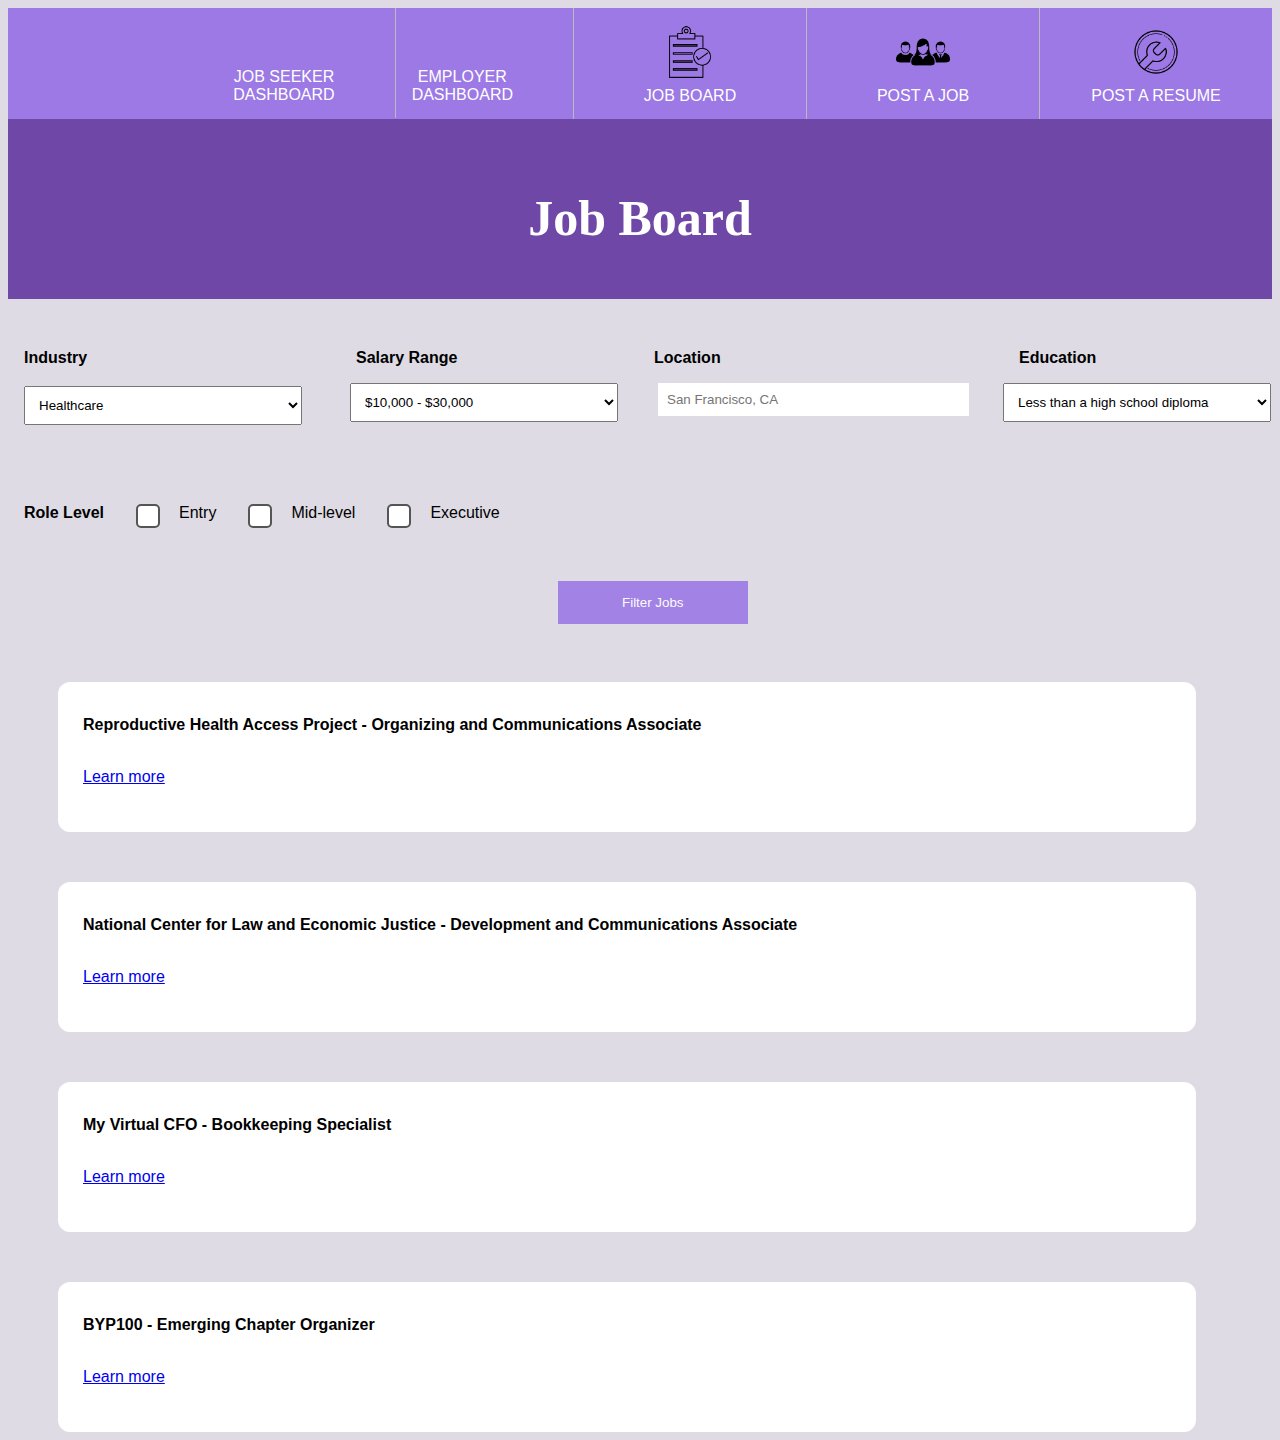
<file: jobboard.html>
<!DOCTYPE html>
<html>
<head>


<title>Job Board</title>

<link rel="stylesheet" href="jobboard.css">

</head>
<body style='background: #DEDBE4 '>

  
  <ul>
    <li><a href="./jobseekers.html"><img src="image2.png" class='center' width=5px/>POST A RESUME</a></li>
    <li><a href="./employers.html"><img src="image3.jpeg" class='center' width=30px/>POST A JOB</a></li>
    <li><a class="navbar" href="jobboard.html" ><img src="image4.png" class='center' width=20px>JOB BOARD</a></li>
    <li><a class="navbar" href="employerdashboard.html" style='padding-top:60px; padding-right:60px;'>EMPLOYER <br>DASHBOARD</a></li>
    <li><a class="navbar" href="employerdashboard.html" style='padding-top:60px; padding-right:60px;'>JOB SEEKER <br>DASHBOARD</a></li>
    
  </ul>



  <h1 id='title'>Job Board</h1>



<div class='container1' id='filters1' style='margin-top:50px; display:flex;'>
<div>
<label for="filters1" style='padding:16px;''><b>Industry</b></label><br><br>
<select style='width:120%; padding:10px;  margin-top: 1px; margin-left: 16px;' name="filter1" id="filter1">
  <option value="Healthcare">Healthcare</option>
  <option value="Real estate and development">Real estate and development</option>
  <option value="Retail">Retail</option>
  <option value="Education">Education</option>
  <option value="Government">Government</option>
</select>
</div>



<div>
  <label for="filters1" style='padding:16px; margin-left: 100px; '><b>Salary Range</b></label><br>
  <select style='width:100%; margin-left: 110px; padding:10px; margin-top: 16px;' name="filter1" id="filter1">
    <option value="salary1">$10,000 - $30,000</option>
    <option value="salary2">$30,000 - $50,000</option>
    <option value="salary3">$50,000 - $80,000</option>
    <option value="salary4">$80,000 - $100,000</option>
    <option value="salary5">$100,000+</option>
  </select>
  </div>

  <div>
    <label for="filter3" style='padding:16px; margin-left: 130px;'><b>Location</b></label><br>
    <input type="text" id="filter3" name="filter3" placeholder="San Francisco, CA" style='background-color: white; width:90%; margin-left: 150px; padding:9px; margin-top: 16px;'>
    </div>

    <div>
      <label for="filters1" style='padding:16px; margin-left: 150px;'><b>Education</b></label><br>
      <select style='width:20%; margin-left: 150px; padding:10px; margin-top: 16px; width:70%;' name="filter1" id="filter1">
        <option value="salary1">Less than a high school diploma</option>
        <option value="salary2">High School Diploma</option>
        <option value="salary3">Associate Degree</option>
        <option value="salary4">Bachelor's Degree</option>
        <option value="salary5">Master's Degree and up</option>
      </select>
      </div>

</div>

<div>
<div class='container2' id='filters1' style='margin-top:50px; display:flex;'>
  <label for="filter4" style='padding:16px;'><b>Role Level</b></label><br>
  <input type="checkbox" id="filter5" name="filter5" value="Role Level" style='margin-left: 16px; padding:10px; margin-top: 16px;'>
  <label for="filter4" style='padding:16px;'>Entry</label><br>
  <input type="checkbox" id="filter5" name="filter5" value="Role Level" style='margin-left: 16px; padding:10px; margin-top: 16px;'>
  <label for="filter4" style='padding:16px;'>Mid-level</label><br>
  <input type="checkbox" id="filter5" name="filter5" value="Role Level" style='margin-left: 16px; padding:10px; margin-top: 16px;'>
  <label for="filter4" style='padding:16px;'>Executive</label><br>
  </div>
</div>

  </div>






<br>
<button onclick="document.getElementById('id01').style.display='block'" style=" margin-top: 25px; margin-left: 550px; width:15%; background-color: #9c79e4">Filter Jobs</button>

<div class="rectangle" style='margin-top: 50px; width: 90%; margin-left: 50px;'>
  <br>
  <p style='margin-left:25px;'><b>Reproductive Health Access Project - Organizing and Communications Associate</b></p>
  <br>
  <a style='margin-left:25px;' href="./job1.html">Learn more</a>
</div>
<div class="rectangle" style='margin-top: 50px; width: 90%; margin-left: 50px;'>
  <br>
  <p style='margin-left:25px;'><b>National Center for Law and Economic Justice - Development and Communications Associate</b></p>
  <br>
  <a style='margin-left:25px;' href="./job2.html">Learn more</a>
</div>
<div class="rectangle" style='margin-top: 50px; width: 90%; margin-left: 50px;'>
  <br>
  <p style='margin-left:25px;'><b>My Virtual CFO - Bookkeeping Specialist</b></p>
  <br>
  <a style='margin-left:25px;' href="./job3.html">Learn more</a>
</div>
<div class="rectangle" style='margin-top: 50px; width: 90%; margin-left: 50px;'>
  <br>
  <p style='margin-left:25px;'><b>BYP100 - Emerging Chapter Organizer</b></p>
  <br>
  <a style='margin-left:25px;' href="./job4.html">Learn more</a>
</div>


</body>
</html>
</file>
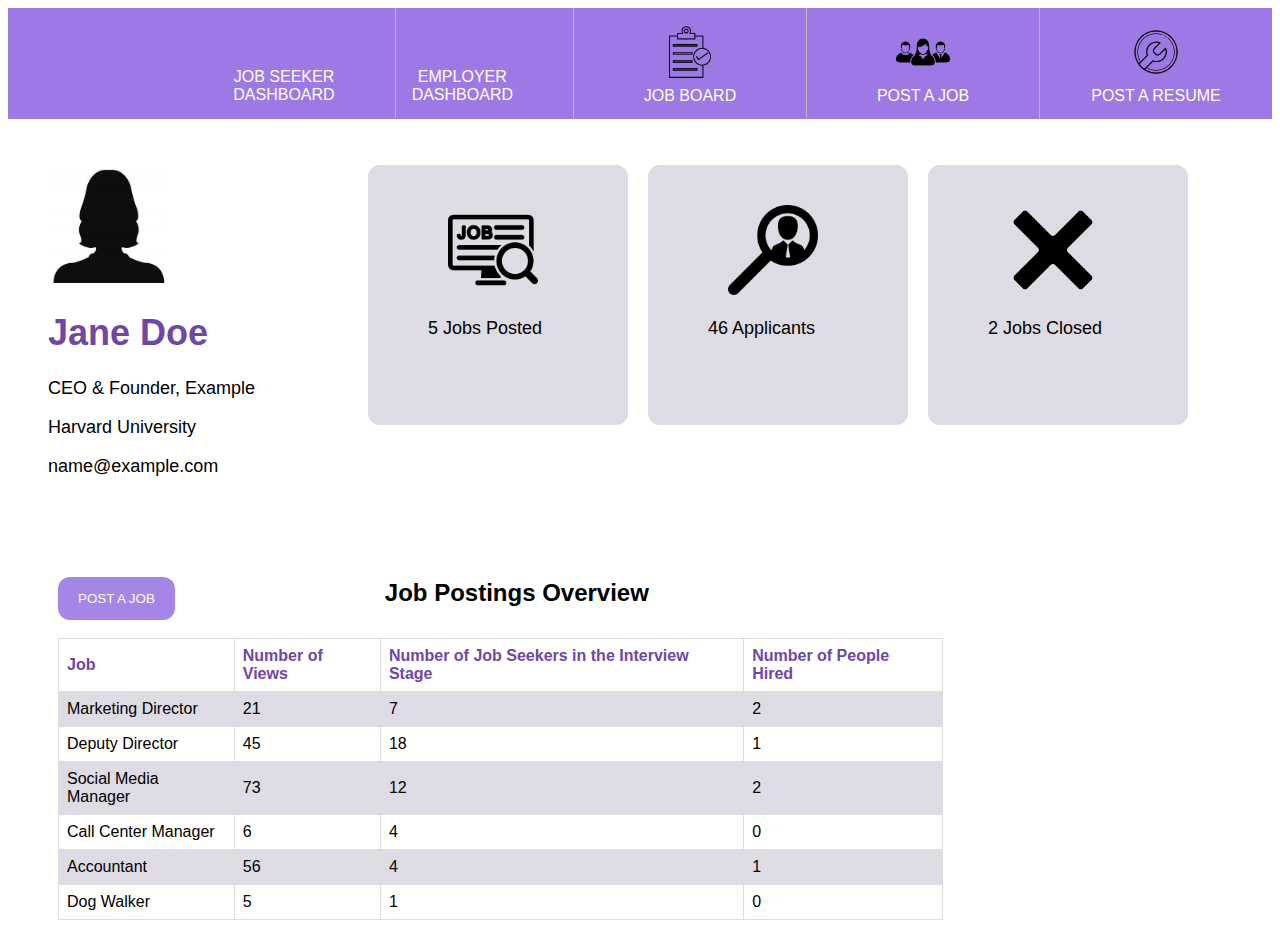
<file: jobseekerdashboard.html>
<!DOCTYPE html>
<html>
<head>


<title>Job Seekers</title>

<link rel="stylesheet" href="employerdashboard.css">

<script>
    function handleChange(checkbox) {
    if(checkbox.checked == true){
        document.getElementById("submit").setAttribute("disabled", "disabled");
        alert("Unfortunately, you do not currently qualify to post on our website, but email us and we’d love to share resources to help you along your journey.");
    }else{
        document.getElementById("submit").removeAttribute("disabled");
   }
}

</script>

</head>
<body>

  
  <ul>
    <li><a href="./jobseekers.html"><img src="image2.png" class='center' width=5px/>POST A RESUME</a></li>
    <li><a href="./employers.html"><img src="image3.jpeg" class='center' width=30px/>POST A JOB</a></li>
    <li><a class="navbar" href="jobboard.html" ><img src="image4.png" class='center' width=20px>JOB BOARD</a></li>
    <li><a class="navbar" href="employerdashboard.html" style='padding-top:60px; padding-right:60px;'>EMPLOYER <br>DASHBOARD</a></li>
    <li><a class="navbar" href="employerdashboard.html" style='padding-top:60px; padding-right:60px;'>JOB SEEKER <br>DASHBOARD</a></li>
  </ul>





  <br>
  <br>

  <div class="flex-container">
<div class="card" style='margin-left: 40px;'>
  <img src="./image18.png" alt="Jane" style="width:40%">
  <h1 style='color:#6f47a7' >Jane Doe</h1>
  <p class="title">CEO & Founder, Example</p> 
  <p>Harvard University</p>
  <p>name@example.com</p>
  
</div>

<div class="square"><div><img src='./image17.png' width="90" height="auto" style='margin-left: 80px; margin-top: 40px;'></div><div><p style='margin-left: 60px;'> 5 Jobs Posted</p></div></div>

<div class="square"><div><img src='./image19.png' width="90" height="auto" style='margin-left: 80px; margin-top: 40px;'></div><div><p style='margin-left: 60px;'> 46 Applicants</p></div></div>
<div class="square"><div><img src='./image20.png' width="90" height="auto" style='margin-left: 80px; margin-top: 40px;'></div><div><p style='margin-left: 60px;'> 2 Jobs Closed</p></div></div>

</div>


<br>
<br>
<br>
<div class="flex-container1">
  <div>
<button onclick="document.getElementById('id01').style.display='block'" style=" border-radius: 12px; width:auto; margin-left:40px;">POST A JOB</button>
</div>


<h2 style='margin-left: 200px;'>Job Postings Overview</h2>


</div>

<table style='margin-left: 50px; margin-right: 30px; width: 70%;'>
  <tr>
    <th style='color:#6f47a7'>Job</th>
    <th style='color:#6f47a7'>Number of Views</th>
    <th style='color:#6f47a7'>Number of Job Seekers in the Interview Stage</th>
    <th style='color:#6f47a7'>Number of People Hired</th>
  </tr>
  <tr style='background-color:#DEDBE4'>
    <td>Marketing Director</td>
    <td>21</td>
    <td>7</td>
    <td>2</td>
  </tr>
  <tr >
    <td>Deputy Director</td>
    <td>45</td>
    <td>18</td>
    <td>1</td>
  </tr>
  <tr style='background-color:#DEDBE4'>
    <td>Social Media Manager</td>
    <td>73</td>
    <td>12</td>
    <td>2</td>
  </tr>
  <tr>
    <td>Call Center Manager</td>
    <td>6</td>
    <td>4</td>
    <td>0</td>
  </tr>
  <tr style='background-color:#DEDBE4'>
    <td>Accountant</td>
    <td>56</td>
    <td>4</td>
    <td>1</td>
  </tr>
  <tr>
    <td>Dog Walker</td>
    <td>5</td>
    <td>1</td>
    <td>0</td>
  </tr>
</table>


<div id="id01" class="modal">
  <span onclick="document.getElementById('id01').style.display='none'" class="close" title="Close Modal">&times;</span>
  <form class="modal-content">
      
    <h1 style='text-align:center; color: #6f47a7;'>Post a Job</h1>

    <p style='text-align:center;'>Please fill out this form to post about your job opening.</p>

    <hr>
    <label style='padding: 16px; font-size: 25px; color: #9c79e4'><b>1) Job Upload</b></label><br><br><br>

    <label for="email" style='padding: 16px;'><b>Job Title (required)</b></label><br>
      <input type="text" style='margin-left: 16px; width: 60%;' placeholder="Enter job title" name="email" required><br><br>

      <label for="email" style='padding: 16px;'><b>Salary Range (required)</b></label><br><br>
      <label style='padding: 16px;'><b> (We believe in transparent hiring.
        All salaries and salary ranges are required to
        post a job on Black Remote She)</b></label><br>

      <input type="text" style='margin-left: 16px; width: 60%;' placeholder="Enter job title" name="email" required><br><br>
        
      <label style='padding: 16px;'><b>Benefits (Please check all that apply for this
        role)</b></label><br><br>
      <input type="checkbox" id="filter5" name="filter5" value="No" style='margin-left: 16px; padding:10px; margin-top: 16px;'>
        <label for="filter5" style='padding:16px;'><b>Health insurance</b></label><br><br>

        <input type="checkbox" id="filter5" name="filter5" value="No" style='margin-left: 16px; padding:10px; margin-top: 16px;'>
        <label for="filter5" style='padding:16px;'><b>Vision insurance</b></label><br><br>

        <input type="checkbox" id="filter5" name="filter5" value="No" style='margin-left: 16px; padding:10px; margin-top: 16px;'>
        <label for="filter5" style='padding:16px;'><b>Dental insurance</b></label><br><br>

        <input type="checkbox" id="filter5" name="filter5" value="No" style='margin-left: 16px; padding:10px; margin-top: 16px;'>
        <label for="filter5" style='padding:16px;'><b>Maternity leave</b></label><br><br>

        <input type="checkbox" id="filter5" name="filter5" value="No" style='margin-left: 16px; padding:10px; margin-top: 16px;'>
        <label for="filter5" style='padding:16px;'><b>Short term disability</b></label><br><br>

        <input type="checkbox" id="filter5" name="filter5" value="No" style='margin-left: 16px; padding:10px; margin-top: 16px;'>
        <label for="filter5" style='padding:16px;'><b>Long term disability</b></label><br><br>

        <input type="checkbox" id="filter5" name="filter5" value="No" style='margin-left: 16px; padding:10px; margin-top: 16px;'>
        <label for="filter5" style='padding:16px;'><b>Menstrual leave</b></label><br><br>

        <input type="checkbox" id="filter5" name="filter5" value="No" style='margin-left: 16px; padding:10px; margin-top: 16px;'>
        <label for="filter5" style='padding:16px;'><b>Vacation policy (10+ days)</b></label><br><br>

        <input type="checkbox" id="filter5" name="filter5" value="No" style='margin-left: 16px; padding:10px; margin-top: 16px;'>
        <label for="filter5" style='padding:16px;'><b>Vacation policy (less than 10 days)</b></label><br><br>

        <input type="checkbox" id="filter5" name="filter5" value="No" style='margin-left: 16px; padding:10px; margin-top: 16px;'>
        <label for="filter5" style='padding:16px;'><b>Vacation policy (unlimited)</b></label><br><br>

        <input type="checkbox" id="filter5" name="filter5" value="No" style='margin-left: 16px; padding:10px; margin-top: 16px;'>
        <label for="filter5" style='padding:16px;'><b>Professional growth stipend</b></label><br><br>

        <input type="checkbox" id="filter5" name="filter5" value="No" style='margin-left: 16px; padding:10px; margin-top: 16px;'>
        <label for="filter5" style='padding:16px;'><b>Cell phone reimbursement</b></label><br><br>

        <input type="checkbox" id="filter5" name="filter5" value="No" style='margin-left: 16px; padding:10px; margin-top: 16px;'>
        <label for="filter5" style='padding:16px;'><b>Technology equipment stipend</b></label><br><br>

        <input type="checkbox" id="filter5" name="filter5" value="No" style='margin-left: 16px; padding:10px; margin-top: 16px;'>
        <label for="filter5" style='padding:16px;'><b>Internet stipend</b></label><br><br>

        <input type="checkbox" id="filter5" name="filter5" value="No" style='margin-left: 16px; padding:10px; margin-top: 16px;'>
        <label for="filter5" style='padding:16px;'><b>Other: please specify</b></label><br><br>
        <input type='text' style='margin-left: 16px; width: 60%;'></input><br><br><br>

        <label style='padding: 16px;'><b>Please list any additional benefits or if you’d
            rather list them, please enter them below:</b></label><br><br>
        <input type='text' style='margin-left: 16px; width: 60%;'></input><br><br><br>

        <label style='padding: 16px;'><b>Location requirement (if any)</b></label><br><br>
        <input type='text' style='margin-left: 16px; width: 60%;'></input><br><br><br>

        <label style='padding: 16px;'><b>Deadline</b></label><br><br>
        <input style='padding: 12px; margin-left: 16px;' type="date" id="start" name="trip-start"
       value="2021-08-14"
       min="2021-08-14" max="2021-12-31">
       <br><br><br><br>

       <label style='padding: 16px;'><b>Qualifications to apply (please note if the
        qualifications listed on the application are
        flexible)</b></label><br><br>
        <textarea rows="10" cols="50" style='margin-left: 16px; width: 60%;' required></textarea><br><br>

        <label style='padding: 16px;'><b>Link to apply (required)</b></label><br><br>
        <input type='text' style='margin-left: 16px; width: 60%;' required></input><br><br><br>

      <div class="clearfix" >
        <!-- <button type="submit" class="signupbtn" id='submit'>Sign Up</button> -->
        <input type="submit" id="submit" class="signupbtn" disabled class="formbutton button-primary" value="Submit">
      </div>
      
      
  </form>
</div>
</body>
</html>
</file>
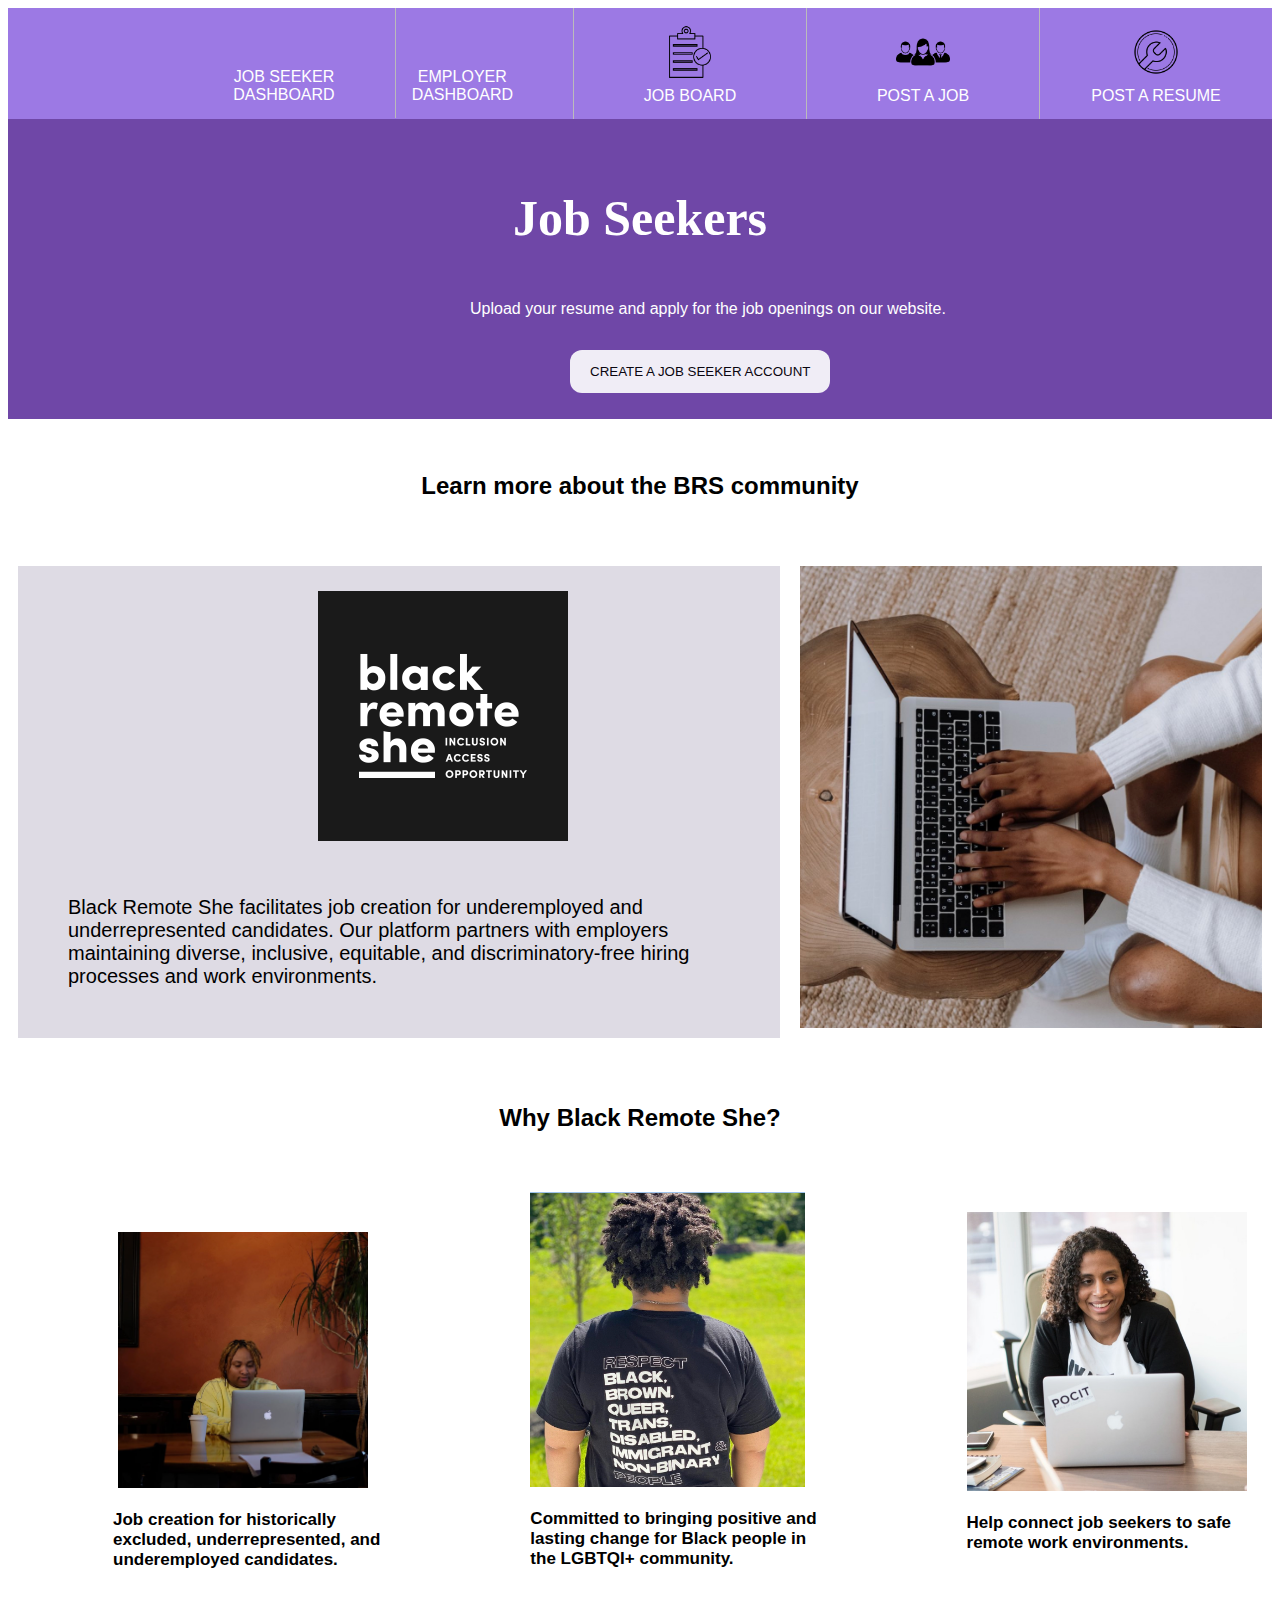
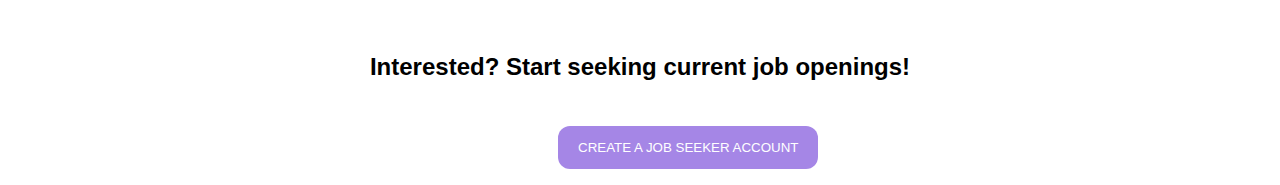
<file: jobseekers.html>
<!DOCTYPE html>
<html>
<head>


<title>Job Seekers</title>

<link rel="stylesheet" href="employers.css">

<script>
    function handleChange(checkbox) {
    if(checkbox.checked == true){
        document.getElementById("submit").setAttribute("disabled", "disabled");
        alert("Unfortunately, you do not currently qualify to post on our website, but email us and we’d love to share resources to help you along your journey.");
    }else{
        document.getElementById("submit").removeAttribute("disabled");
   }
}

function myFunction() {
  var checkBox = document.getElementById("myCheck");
  var text = document.getElementById("text");
  var text1 = document.getElementById("text1");
  if (checkBox.checked == true){
    text.style.display = "block";
    text1.style.display = "block";
  } else {
     text.style.display = "none";
     text1.style.display = "none";
  }
}

function myFunction1() {
  var checkBox = document.getElementById("myCheck2");
  var text = document.getElementById("text2");
  var text1 = document.getElementById("text3");
  var text2 = document.getElementById("text4");
  var text3 = document.getElementById("text5");
  if (checkBox.checked == true){
    text.style.display = "block";
    text1.style.display = "block";
    text2.style.display = "block";
    text3.style.display = "block";
  } else {
     text.style.display = "none";
     text1.style.display = "none";
     text2.style.display = "none";
    text3.style.display = "none";
  }
}

function myFunction2() {
  var checkBox = document.getElementById("myCheck3");
  var text = document.getElementById("text6");
  var text1 = document.getElementById("text7");

  if (checkBox.checked == true){
    text.style.display = "block";
    text1.style.display = "block";
 
  } else {
     text.style.display = "none";
     text1.style.display = "none";
   
  }
}

function myFunction3() {
  var checkBox = document.getElementById("myCheck4");
  var text = document.getElementById("text8");
  var text1 = document.getElementById("text9");

  if (checkBox.checked == true){
    text.style.display = "block";
    text1.style.display = "block";
 
  } else {
     text.style.display = "none";
     text1.style.display = "none";
   
  }
}

</script>

</head>
<body>

  
  <ul>
    <li><a href="./jobseekers.html"><img src="image2.png" class='center' width=5px/>POST A RESUME</a></li>
    <li><a href="./employers.html"><img src="image3.jpeg" class='center' width=30px/>POST A JOB</a></li>
    <li><a class="navbar" href="jobboard.html" ><img src="image4.png" class='center' width=20px>JOB BOARD</a></li>
    <li><a class="navbar" href="employerdashboard.html" style='padding-top:60px; padding-right:60px;'>EMPLOYER <br>DASHBOARD</a></li>
    <li><a class="navbar" href="employerdashboard.html" style='padding-top:60px; padding-right:60px;'>JOB SEEKER <br>DASHBOARD</a></li>
  </ul>


  <div>
  <h1 id='title' style='position: relative;'>Job Seekers</h1>
  <p style="width:auto; color: white; margin-top: 0px; position: absolute; top: 300px; left: 470px;">Upload your resume and apply for the job openings on our website.</p>
    <div>
  <button onclick="document.getElementById('id01').style.display='block'" style="border-radius: 12px; width:auto; background-color: white; color: black; margin-top: 0px; position: absolute; top: 350px; left: 570px;">CREATE A JOB SEEKER ACCOUNT</button></button>
    </div>
  </div>

  <br>
  <h2 style='text-align:center; margin-top: 35px'>Learn more about the BRS community</h2>

  <br>
  <br>

  <div class="flex-container">
    
    <div style='background-color: #DEDBE4; width: 140%; '><img src='./image6.png' width='250' height='auto' style='margin-left: 300px; margin-top: 25px'><p style='margin: 50px; font-size: 20px;'>Black Remote She facilitates job creation for underemployed and underrepresented
        candidates. Our platform partners with employers maintaining diverse, inclusive,
        equitable, and discriminatory-free hiring processes and work environments.</p></div>
    <div><img src='./image13.png' style=' width: 100%; height: auto; margin: 0px'></div>
  </div>

  <br>
  <br>

  <h2 style='text-align:center;'>Why Black Remote She?</h2>

  <div class="flex-container2">
    <div>
  <img src='./image15.png' width=250 height= auto style='margin-left: 100px; margin-top: 70px'>
  
  <p style='margin-left: 95px; font-size: 17px'><b> Job creation for historically <br>excluded, underrepresented, and <br>underemployed candidates.</b></p>
</div>

<div>
  <img src='./image14.png' width=275 height= auto style='margin-left: 130px; margin-top: 30px'>
  <p style='margin-left: 130px; font-size: 17px'><b>Committed to bringing positive and <br>lasting change for Black people in <br>the LGBTQI+ community.</b></p>
</div>


  <div>
    <img src='./image16.png' width=280 height= auto style='margin-left: 130px; margin-top: 50px'>
    <p style='margin-left: 130px; font-size: 17px'><b>Help connect job seekers to safe <br>remote work environments.</b></p>
  </div>

</div>

<br>
<br>

<h2 style='text-align:center;'>Interested? Start seeking current job openings!</h2>
<br>
  <div>
<button onclick="document.getElementById('id01').style.display='block'" style=" border-radius: 12px; width:auto; margin-left:550px;">CREATE A JOB SEEKER ACCOUNT</button>
</div>
<div id="id01" class="modal">
  <span onclick="document.getElementById('id01').style.display='none'" class="close" title="Close Modal">&times;</span>
  <form class="modal-content">

    <h1 style='text-align:center; color: #6f47a7;'>Create Your Profile</h1>
    <p style='text-align:center;'>Please fill out this form to create a job seeker account.</p>
   
      <hr>
      <label style='padding: 35px; font-size: 25px; color: #9c79e4'><b>1) Personal Information</b></label><br><br><br>
    
      <label for="email" style='padding: 35px;'><b>First Name</b></label><br>
      <input type="text" style='margin-left: 35px; width: 60%;' placeholder="Jane" name="email" required><br>

      <label for="email" style='padding: 35px;'><b>Last Name</b></label><br>
      <input type="text" style='margin-left: 35px; width: 60%;' placeholder="Doe" name="email" required><br>

      <label for="email" style='padding: 35px;'><b>Username with email address</b></label><br>
      <input type="text" style='margin-left: 35px; width: 60%;' placeholder="janedoe@example.com" name="email" required><br>

      <label for="email" style='padding: 35px;'><b>Would you like to opt-in to our newsletter?</b></label><br>
      <input type="checkbox" id="filter5" name="filter5" value="Yes" style='margin-left: 35px; padding:10px; margin-top: 16px;'>
        <label for="filter5" style='padding:35px;'><b>Yes</b></label><br><br>
        <input type="checkbox" id="filter5" name="filter5" value="No" style='margin-left: 35px; padding:10px; margin-top: 16px;'>
        <label for="filter5" style='padding:35px;'><b>No</b></label><br><br>

        <label for="email" style='padding: 35px;'><b>Password</b></label><br>
        <input type="text" style='margin-left: 35px; width: 60%;' placeholder="Password" name="email" required><br>

        <label for="email" style='padding: 35px;'><b>Are you looking for work?</b></label><br>
      <input type="checkbox" id="filter5" name="filter5" value="Yes" style='margin-left: 35px; padding:10px; margin-top: 16px;'>
        <label for="filter5" style='padding:35px;'><b>Yes</b></label><br><br>
        <input type="checkbox" id="filter5" name="filter5" value="No" style='margin-left: 35px; padding:10px; margin-top: 16px;'>
        <label for="filter5" style='padding:35px;'><b>No</b></label><br><br>

        <label for="email" style='padding: 35px;'><b>Type of work you're looking for</b></label><br>
        <input type="checkbox" id="filter5" name="filter5" value="No" style='margin-left: 35px; padding:10px; margin-top: 16px;'>
        <label for="filter5" style='padding:35px;'><b>Freelance</b></label><br><br>
        <input type="checkbox" id="filter5" name="filter5" value="No" style='margin-left: 35px; padding:10px; margin-top: 16px;'>
        <label for="filter5" style='padding:35px;'><b>Contract</b></label><br><br>
        <input type="checkbox" id="filter5" name="filter5" value="No" style='margin-left: 35px; padding:10px; margin-top: 16px;'>
        <label for="filter5" style='padding:35px;'><b>Part-time</b></label><br><br>
        <input type="checkbox" id="filter5" name="filter5" value="No" style='margin-left: 35px; padding:10px; margin-top: 16px;'>
        <label for="filter5" style='padding:35px;'><b>Full-time</b></label><br><br><br><br>

        <label for="email" style='padding: 35px;'><b>Current job title (it’s okay to leave this empty if
            you’re currently out of work)</b></label><br>
        <input type="text" style='margin-left: 35px; width: 60%;' placeholder="ex: Chief" name="email" required><br><br><br>

        <label style='padding: 35px; font-size: 25px; color: #9c79e4'><b>2) Professional Background</b></label><br><br><br>
        
        <label for="email" style='padding: 35px;'><b>Do you have a high school diploma or GED?</b></label><br>

        <input type="checkbox" id="filter5" name="filter5" value="No" style='margin-left: 35px; padding:10px; margin-top: 16px;'>
        <label for="filter5" style='padding:35px;'><b>Yes</b></label><br><br>

        <input type="checkbox" id="myCheck" name="filter5" value="No" style='margin-left: 35px; padding:10px; margin-top: 16px;' onclick="myFunction()">
        <label for="filter5" style='padding:35px;'><b>No</b></label><br><br>
        
        <label for="filter5" style='padding:35px; display:none' id="text1"><b>Please share a brief explanation why not
            (within your comfort zone)</b></label><br><br>
        <input type="text" style='margin-left: 35px; width: 60%; display:none' id="text" placeholder="Enter Email" name="email" required><br>

        <label for="email" style='padding: 35px;'><b>Did you go to college/trade school?</b></label><br>

        <input type="checkbox" id="myCheck2" name="filter5" value="No" style='margin-left: 35px; padding:10px; margin-top: 16px;' onclick="myFunction1()">
        <label for="filter5" style='padding:35px;' ><b>Yes</b></label><br><br>
        
        <label for="filter5" style='margin-left: 35px; padding:16px; display:none' id="text2"><b>What school did you attend?</b></label><br><br>
        <input type="text" style='margin-left: 35px; width: 60%; display:none' id="text3" placeholder="Enter Email" name="email" required><br>

        <label for="filter5" style='margin-left: 35px; padding:16px; display:none' id="text4"><b>What degree did you pursue?</b></label><br><br>
        <input type="text" style='margin-left: 35px; width: 60%; display:none' id="text5" placeholder="Enter Email" name="email" required><br>

        <input type="checkbox" id="myCheck3" name="filter5" value="No" style='margin-left: 35px; padding:10px; margin-top: 16px;' onclick="myFunction2()">
        <label  style='padding:35px;'><b>No</b></label><br><br>
        
        <label  style='padding:35px; display:none' id="text6"><b>What did you do instead? (Tip: tell us a
            brief, but engaging story about your
            travel experiences or exciting projects
            you completed. If you’re self taught, this
            is your opportunity to share more
            about your non traditional career path)</b></label><br><br>

        <textarea rows="10" cols="50" style='margin-left: 35px; width: 60%; display:none' id="text7" required></textarea><br><br><br>
        
        <label for="email" style='padding: 35px;'><b>Do you have a resume?</b></label><br>

        <input type="checkbox" id="myCheck4" name="filter5" value="No" style='margin-left: 35px; padding:10px; margin-top: 16px;' onclick="myFunction3()">
        <label for="filter5" style='padding:35px;' ><b>Yes</b></label><br><br>

        <label for="email" style='padding: 35px; display:none' id="text8"><b>Please upload your resume</b></label><br>
        <input type="file" name="filename" style='margin-left: 65px; display:none' id="text9"><br><br><br>

        <input type="checkbox" id="filter5" name="filter5" value="No" style='margin-left: 35px; padding:10px; margin-top: 16px;'>
        <label for="filter5" style='padding:35px;'><b>No</b></label><br><br><br><br>

        <label for="email" style='padding: 35px;'><b>Would you like to use our resume templates to
            recreate your resume?</b></label><br>

        <input type="checkbox" id="filter5" name="filter5" value="No" style='margin-left: 35px; padding:10px; margin-top: 16px;'>
        <label for="filter5" style='padding:35px;'><b>Yes</b></label><br><br>

        <input type="checkbox" id="filter5" name="filter5" value="No" style='margin-left: 35px; padding:10px; margin-top: 16px;'>
        <label for="filter5" style='padding:35px;'><b>No</b></label><br><br>
        <br>
        <br>
        <div class="clearfix" >
            <!-- <button type="submit" class="signupbtn" id='submit'>Sign Up</button> -->
            <input type="submit" id="submit" class="signupbtn" disabled class="formbutton button-primary" value="Submit">
          </div>
         
  </form>
</div>
</body>
</html>
</file>
<file: jobboard.css>
#title {
    background-color: #6f47a7;
    font-size: 50px;
    margin-top: 0px;
    margin-bottom: 0px;
    margin-left: 0px;
    text-align: center;
    font-family: Georgia;
    height: 180px;
    padding-top: 70px;
    color: #ffffff;


}

/* #filters1 {
    padding: 16px;
} */


input[type='checkbox'] {
    -webkit-appearance:none;
    width:20px;
    height:20px;
    background:white;
    border-radius:5px;
    border:2px solid #555;
}

input[type='checkbox']:checked {
    background: #abd;
}

.container {
    background-color: white;
    /* gap: 10px */
   
  }

.createAccount {
    background-color: #9c79e4;
    border: none;
    color: white;
    padding: 15px 32px;
    text-align: center;
    text-decoration: none;
    display: inline-block;
    font-size: 16px;
    padding: 20px;
    transition-duration: 0.4s;
    text-decoration: none;
    overflow: hidden;
    cursor: pointer;
    
}




* {box-sizing: border-box}
/* Full-width input fields */
  input[type=text], input[type=password] {
  width: 100%;
  padding: 15px;
  margin: 5px 0 22px 0;
  display: inline-block;
  border: none;
  background: #f1f1f1;
}

/* Add a background color when the inputs get focus */
input[type=text]:focus, input[type=password]:focus {
  background-color: #ddd;
  outline: none;
}

body {font-family: Arial, Helvetica, sans-serif;}
* {box-sizing: border-box;}

/* Full-width input fields */
input[type=text], input[type=password] {
  width: 100%;
  padding: 15px;
  margin: 5px 0 22px 0;
  display: inline-block; 
  border: none;
  background: #f1f1f1;
}

/* Add a background color when the inputs get focus */
input[type=text]:focus, input[type=password]:focus {
  background-color: #ddd;
  outline: none;
}

/* Set a style for all buttons */
button {
  background-color: #04AA6D;
  color: white;
  padding: 14px 20px;
  margin: 8px 0;
  border: none;
  cursor: pointer;
  width: 100%;
  opacity: 0.9;
}

button:hover {
  opacity:1;
}

/* Extra styles for the cancel button */
.cancelbtn {
  padding: 14px 20px;
  background-color: #f44336;
}

/* Float cancel and signup buttons and add an equal width */
.cancelbtn, .signupbtn {
  float: left;
  width: 50%;
}

/* Add padding to container elements */
.container {
  padding: 16px;
}

/* The Modal (background) */
.modal {
  display: none; /* Hidden by default */
  position: fixed; /* Stay in place */
  z-index: 1; /* Sit on top */
  left: 0;
  top: 0;
  width: 100%; /* Full width */
  height: 100%; /* Full height */
  overflow: auto; /* Enable scroll if needed */
  background-color: #474e5d;
  padding-top: 50px;
}

/* Modal Content/Box */
.modal-content {

  background-color: #fefefe;
  margin: 5% auto 15% auto; /*5% from the top, 15% from the bottom and centered */
  border: 1px solid #888;
  width: 70%; /* Could be more or less, depending on screen size */
  height: 100%;
}

/* Style the horizontal ruler */
hr {
  border: 1px solid #f1f1f1;
  margin-bottom: 25px;
}
 
/* The Close Button (x) */
.close {
  position: absolute;
  right: 35px;
  top: 15px;
  font-size: 40px;
  font-weight: bold;
  color: #f1f1f1;
}

.close:hover,
.close:focus {
  color: #f44336;
  cursor: pointer;
}

/* Clear floats */
.clearfix::after {
  content: "";
  clear: both;
  display: table;
}

/* Change styles for cancel button and signup button on extra small screens */
@media screen and (max-width: 300px) {
  .cancelbtn, .signupbtn {
     width: 100%;
  }
}

li a {
    display: block;
    color: #ffffff;
    text-align: center;
    padding: 14px 16px;
    text-decoration: none;
    margin-top: 0;
}

ul {
    list-style-type: none;
    margin: 0;
    padding: 0;
    overflow: hidden;
    background-color:#9c79e4;
  }
  
  li {
    float: right;
  }

  li a:hover:not(.active) {
    background-color: #9c79e4;
  }
  
  li {
    border-left: 1px solid #bbb;
  }
  
  li:last-child {
    border-left: none;
  }

  .center {
    display: block;
    margin-left: auto;
    margin-right: auto;
    margin-bottom: 5px;
    width: 30%;
  }

.logo {
    display: flex;

}


  .rectangle {
    height: 150px;
    width: 800px;
    background-color: white;
    border-radius: 12px;
  }
</file>
<file: employerdashboard.css>
#title {
    background-color: #6f47a7;
    font-size: 50px;
    margin-top: 0px;
    margin-bottom: 0px;
    margin-left: 0px;
    text-align: center;
    font-family: Georgia;
    height: 300px;
    padding-top: 70px;
    color: #ffffff;


}


#filters {
    margin-top: 20px;
    font-size: 20px;
   
}

input[type='checkbox'] {
    -webkit-appearance:none;
    width:20px;
    height:20px;
    background:white;
    border-radius:5px;
    border:2px solid #555;
}

input[type='checkbox']:checked {
    background: #abd;
}

.container {
    display: flex;
    gap: 10px
   
  }

.createAccount {
    background-color: #9c79e4;
    border: none;
    color: white;
    padding: 15px 32px;
    text-align: center;
    text-decoration: none;
    display: inline-block;
    font-size: 16px;
    padding: 20px;
    transition-duration: 0.4s;
    text-decoration: none;
    overflow: hidden;
    cursor: pointer;
    
}




* {box-sizing: border-box}
/* Full-width input fields */
  input[type=text], input[type=password] {
  width: 100%;
  padding: 15px;
  margin: 5px 0 22px 0;
  display: inline-block;
  border: none;
  background: #f1f1f1;
}

/* Add a background color when the inputs get focus */
input[type=text]:focus, input[type=password]:focus {
  background-color: #ddd;
  outline: none;
}

body {font-family: Arial, Helvetica, sans-serif;}
* {box-sizing: border-box;}

/* Full-width input fields */
input[type=text], input[type=password] {
  width: 100%;
  padding: 15px;
  margin: 5px 0 22px 0;
  display: inline-block; 
  border: none;
  background: #f1f1f1;
}

/* Add a background color when the inputs get focus */
input[type=text]:focus, input[type=password]:focus {
  background-color: #ddd;
  outline: none;
}

/* Set a style for all buttons */
button {
  background-color:#9c79e4;
  color: white;
  padding: 14px 20px;
  margin: 8px 0;
  border: none;
  cursor: pointer;
  width: 100%;
  opacity: 0.9;
}

button:hover {
  opacity:1;
}

/* Extra styles for the cancel button */
.cancelbtn {
  padding: 14px 20px;
  background-color: #f44336;
}

/* Float cancel and signup buttons and add an equal width */
.cancelbtn, .signupbtn {
  float: left;
  width: 50%;
    background-color:#9c79e4;
    color: white;
    padding: 14px 20px;
    margin: 8px 0;
    border: none;
    cursor: pointer;
    width: 25%;
    opacity: 0.9;
    margin-left: 300px;
  
}

/* Add padding to container elements */
.container {
  padding: 16px;
}

/* The Modal (background) */
.modal {
  display: none; /* Hidden by default */
  position: fixed; /* Stay in place */
  z-index: 1; /* Sit on top */
  left: 0;
  top: 0;
  width: 100%; /* Full width */
  height: 100%; /* Full height */
  overflow: auto; /* Enable scroll if needed */
  background-color: #474e5d;
  padding-top: 50px;
}

/* Modal Content/Box */
.modal-content {

  background-color: #fefefe;
  margin: 5% auto 15% auto; /*5% from the top, 15% from the bottom and centered */
  border: 1px solid #888;
  width: 90%; /* Could be more or less, depending on screen size */
  height: 500%;
}

/* Style the horizontal ruler */
hr {
  border: 1px solid #f1f1f1;
  margin-bottom: 25px;
}
 
/* The Close Button (x) */
.close {
  position: absolute;
  right: 35px;
  top: 15px;
  font-size: 40px;
  font-weight: bold;
  color: #f1f1f1;
}

.close:hover,
.close:focus {
  color: #f44336;
  cursor: pointer;
}

/* Clear floats */
.clearfix::after {
  content: "";
  clear: both;
  display: table;
}

/* Change styles for cancel button and signup button on extra small screens */
@media screen and (max-width: 300px) {
  .cancelbtn, .signupbtn {
     width: 100%;
  }
}

li a {
    display: block;
    color: #ffffff;
    text-align: center;
    padding: 14px 16px;
    text-decoration: none;
    margin-top: 0;
}

ul {
    list-style-type: none;
    margin: 0;
    padding: 0;
    overflow: hidden;
    background-color:#9c79e4;
  }
  
  li {
    float: right;
  }

  li a:hover:not(.active) {
    background-color: #9c79e4;
  }
  
  li {
    border-left: 1px solid #bbb;
  }
  
  li:last-child {
    border-left: none;
  }

  .center {
    display: block;
    margin-left: auto;
    margin-right: auto;
    margin-bottom: 5px;
    width: 30%;
  }

.logo {
    display: flex;
}

.flex-container {
    display: flex;
    background-color: white;
  }
  
  .flex-container > div {
    /* background-color: #f1f1f1; */
    margin: 10px;
    padding: 0px;
    font-size: 18px;
  }

  
  .flex-container2 {
    display: flex;
    background-color: white;
  }
  
  .flex-container2 > div {
    /* background-color: #f1f1f1; */
    margin: 10px;
    padding: 0px;
    font-size: 18px;
  }

  table {
    font-family: arial, sans-serif;
    border-collapse: collapse;
    width: 100%;
  }
  
  td, th {
    border: 1px solid #dddddd;
    text-align: left;
    padding: 8px;
  }
  
  tr:nth-child(even) {
    background-color: #dddddd;
  }

  .square {
    height: 260px;
    width: 260px;
    background-color: #555;
    border-radius: 12px;
    margin-top: 50px;
    background-color: #DEDBE4;
  }

  .flex-container {
    display: flex;
    background-color: white;
  }
  
  .flex-container > div {
    /* background-color: #f1f1f1; */
    margin: 10px;
    padding: 0px;
    font-size: 18px;
  }


  .flex-container1 {
    display: flex;
    background-color: white;
  }
  
  .flex-container1 > div {
    /* background-color: #f1f1f1; */
    margin: 10px;
    padding: 0px;
    font-size: 18px;
  }
</file>
<file: employers.css>
#title {
    background-color: #6f47a7;
    font-size: 50px;
    margin-top: 0px;
    margin-bottom: 0px;
    margin-left: 0px;
    text-align: center;
    font-family: Georgia;
    height: 300px;
    padding-top: 70px;
    color: #ffffff;


}


#filters {
    margin-top: 20px;
    font-size: 20px;
   
}

input[type='checkbox'] {
    -webkit-appearance:none;
    width:20px;
    height:20px;
    background:white;
    border-radius:5px;
    border:2px solid #555;
}

input[type='checkbox']:checked {
    background: #abd;
}

.container {
    display: flex;
    gap: 10px
   
  }

.createAccount {
    background-color: #9c79e4;
    border: none;
    color: white;
    padding: 15px 32px;
    text-align: center;
    text-decoration: none;
    display: inline-block;
    font-size: 16px;
    padding: 20px;
    transition-duration: 0.4s;
    text-decoration: none;
    overflow: hidden;
    cursor: pointer;
    
}




* {box-sizing: border-box}
/* Full-width input fields */
  input[type=text], input[type=password] {
  width: 100%;
  padding: 15px;
  margin: 5px 0 22px 0;
  display: inline-block;
  border: none;
  background: #f1f1f1;
}

/* Add a background color when the inputs get focus */
input[type=text]:focus, input[type=password]:focus {
  background-color: #ddd;
  outline: none;
}

body {font-family: Arial, Helvetica, sans-serif;}
* {box-sizing: border-box;}

/* Full-width input fields */
input[type=text], input[type=password] {
  width: 100%;
  padding: 15px;
  margin: 5px 0 22px 0;
  display: inline-block; 
  border: none;
  background: #f1f1f1;
}

/* Add a background color when the inputs get focus */
input[type=text]:focus, input[type=password]:focus {
  background-color: #ddd;
  outline: none;
}

/* Set a style for all buttons */
button {
  background-color:#9c79e4;
  color: white;
  padding: 14px 20px;
  margin: 8px 0;
  border: none;
  cursor: pointer;
  width: 100%;
  opacity: 0.9;
}

button:hover {
  opacity:1;
}

/* Extra styles for the cancel button */
.cancelbtn {
  padding: 14px 20px;
  background-color: #f44336;
}

/* Float cancel and signup buttons and add an equal width */
.cancelbtn, .signupbtn {
  float: left;
  width: 50%;
    background-color:#9c79e4;
    color: white;
    padding: 14px 20px;
    margin: 8px 0;
    border: none;
    cursor: pointer;
    width: 25%;
    opacity: 0.9;
    margin-left: 300px;
  
}

/* Add padding to container elements */
.container {
  padding: 16px;
}

/* The Modal (background) */
.modal {
  display: none; /* Hidden by default */
  position: fixed; /* Stay in place */
  z-index: 1; /* Sit on top */
  left: 0;
  top: 0;
  width: 100%; /* Full width */
  height: 100%; /* Full height */
  overflow: auto; /* Enable scroll if needed */
  background-color: #474e5d;
  padding-top: 50px;
}

/* Modal Content/Box */
.modal-content {

  background-color: #fefefe;
  margin: 5% auto 15% auto; /*5% from the top, 15% from the bottom and centered */
  border: 1px solid #888;
  width: 90%; /* Could be more or less, depending on screen size */
  height: 500%;
}

/* Style the horizontal ruler */
hr {
  border: 1px solid #f1f1f1;
  margin-bottom: 25px;
}
 
/* The Close Button (x) */
.close {
  position: absolute;
  right: 35px;
  top: 15px;
  font-size: 40px;
  font-weight: bold;
  color: #f1f1f1;
}

.close:hover,
.close:focus {
  color: #f44336;
  cursor: pointer;
}

/* Clear floats */
.clearfix::after {
  content: "";
  clear: both;
  display: table;
}

/* Change styles for cancel button and signup button on extra small screens */
@media screen and (max-width: 300px) {
  .cancelbtn, .signupbtn {
     width: 100%;
  }
}

li a {
    display: block;
    color: #ffffff;
    text-align: center;
    padding: 14px 16px;
    text-decoration: none;
    margin-top: 0;
}

ul {
    list-style-type: none;
    margin: 0;
    padding: 0;
    overflow: hidden;
    background-color:#9c79e4;
  }
  
  li {
    float: right;
  }

  li a:hover:not(.active) {
    background-color: #9c79e4;
  }
  
  li {
    border-left: 1px solid #bbb;
  }
  
  li:last-child {
    border-left: none;
  }

  .center {
    display: block;
    margin-left: auto;
    margin-right: auto;
    margin-bottom: 5px;
    width: 30%;
  }

.logo {
    display: flex;
}

.flex-container {
    display: flex;
    background-color: white;
  }
  
  .flex-container > div {
    /* background-color: #f1f1f1; */
    margin: 10px;
    padding: 0px;
    font-size: 18px;
  }

  
  .flex-container2 {
    display: flex;
    background-color: white;
  }
  
  .flex-container2 > div {
    /* background-color: #f1f1f1; */
    margin: 10px;
    padding: 0px;
    font-size: 18px;
  }
</file>
